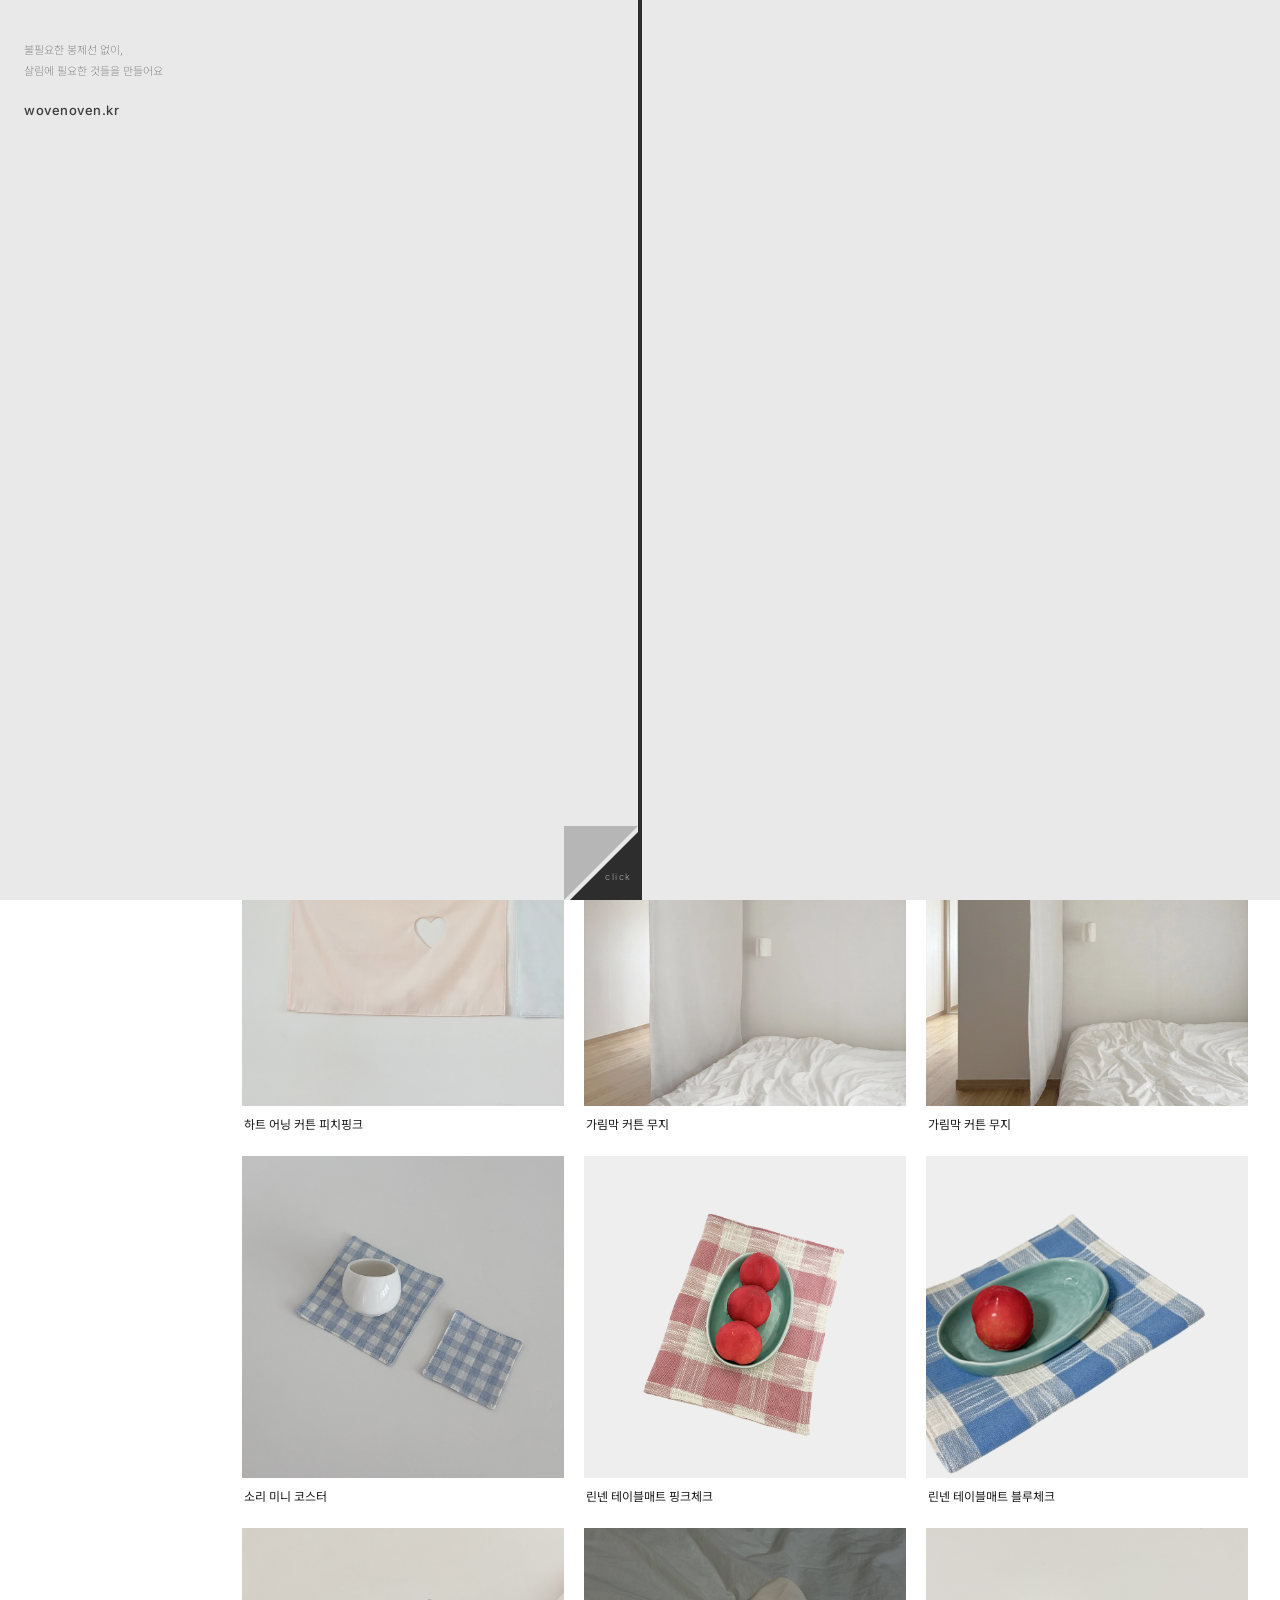
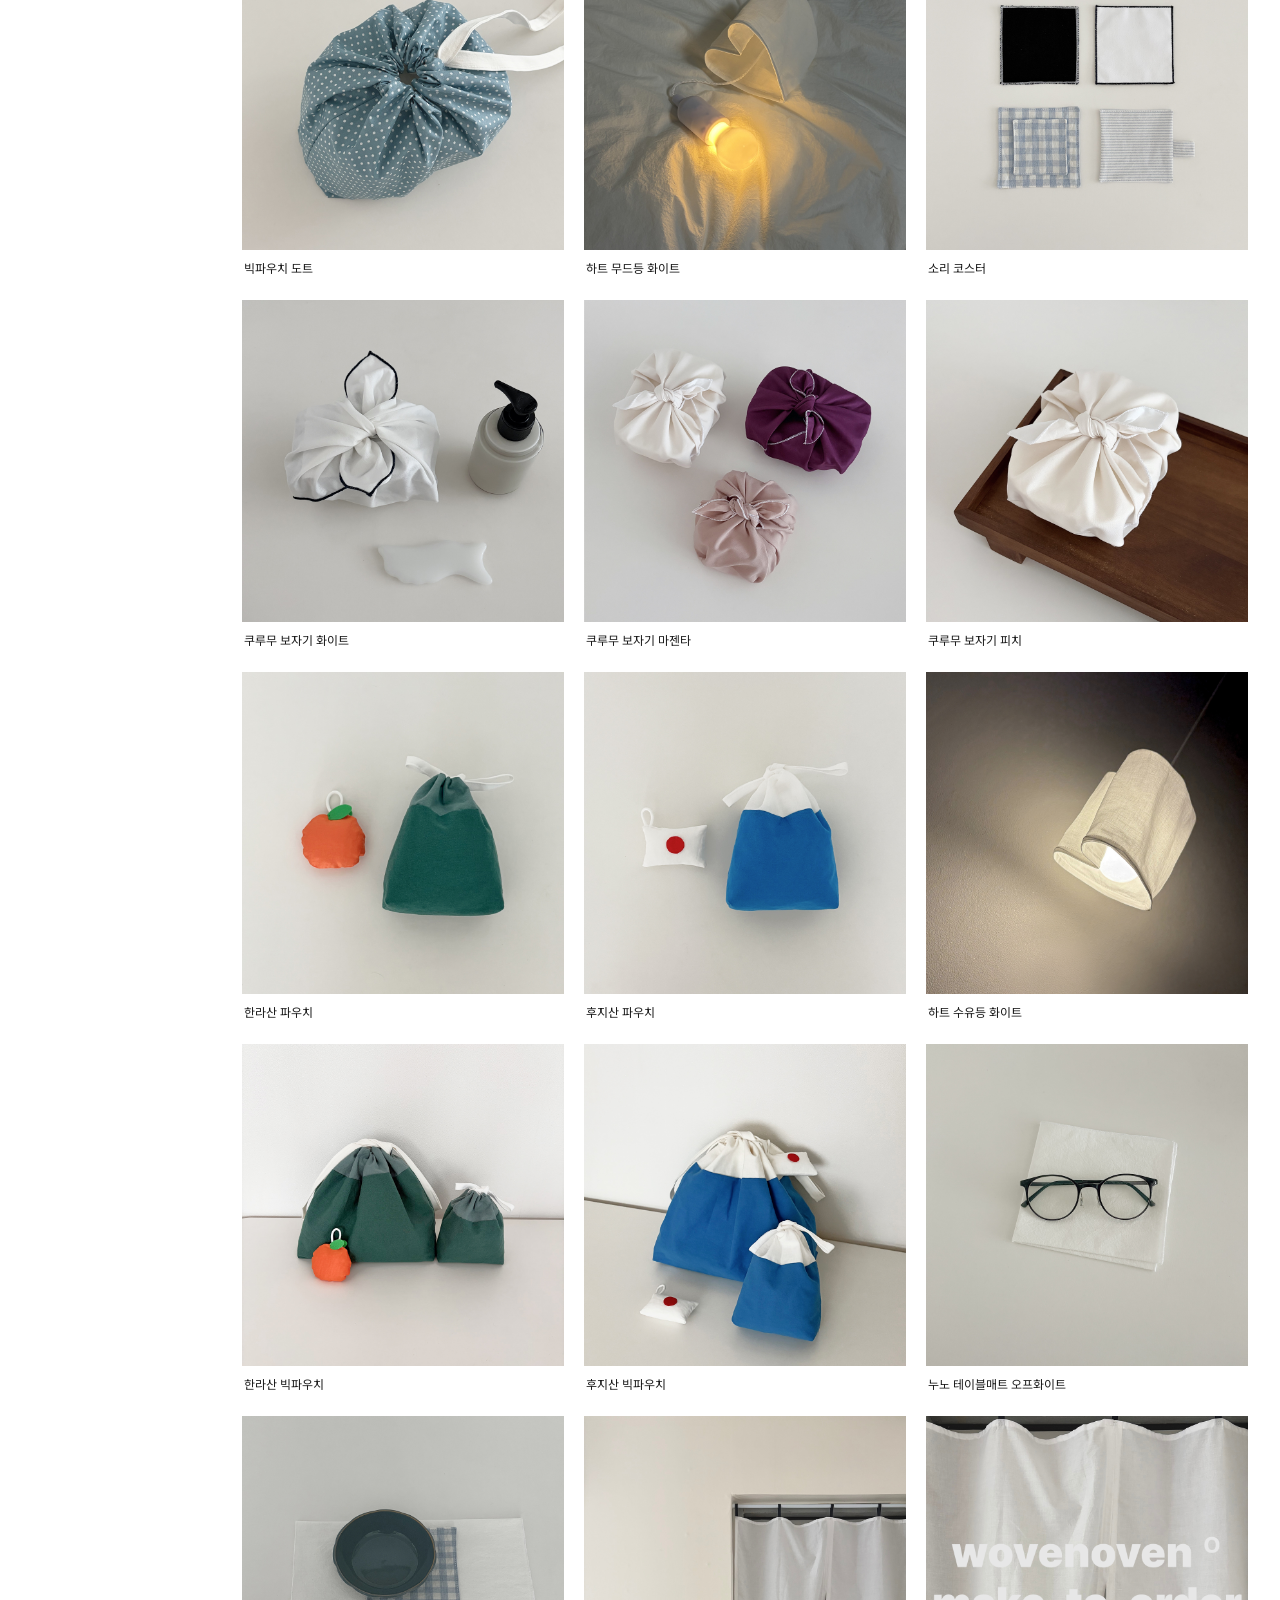
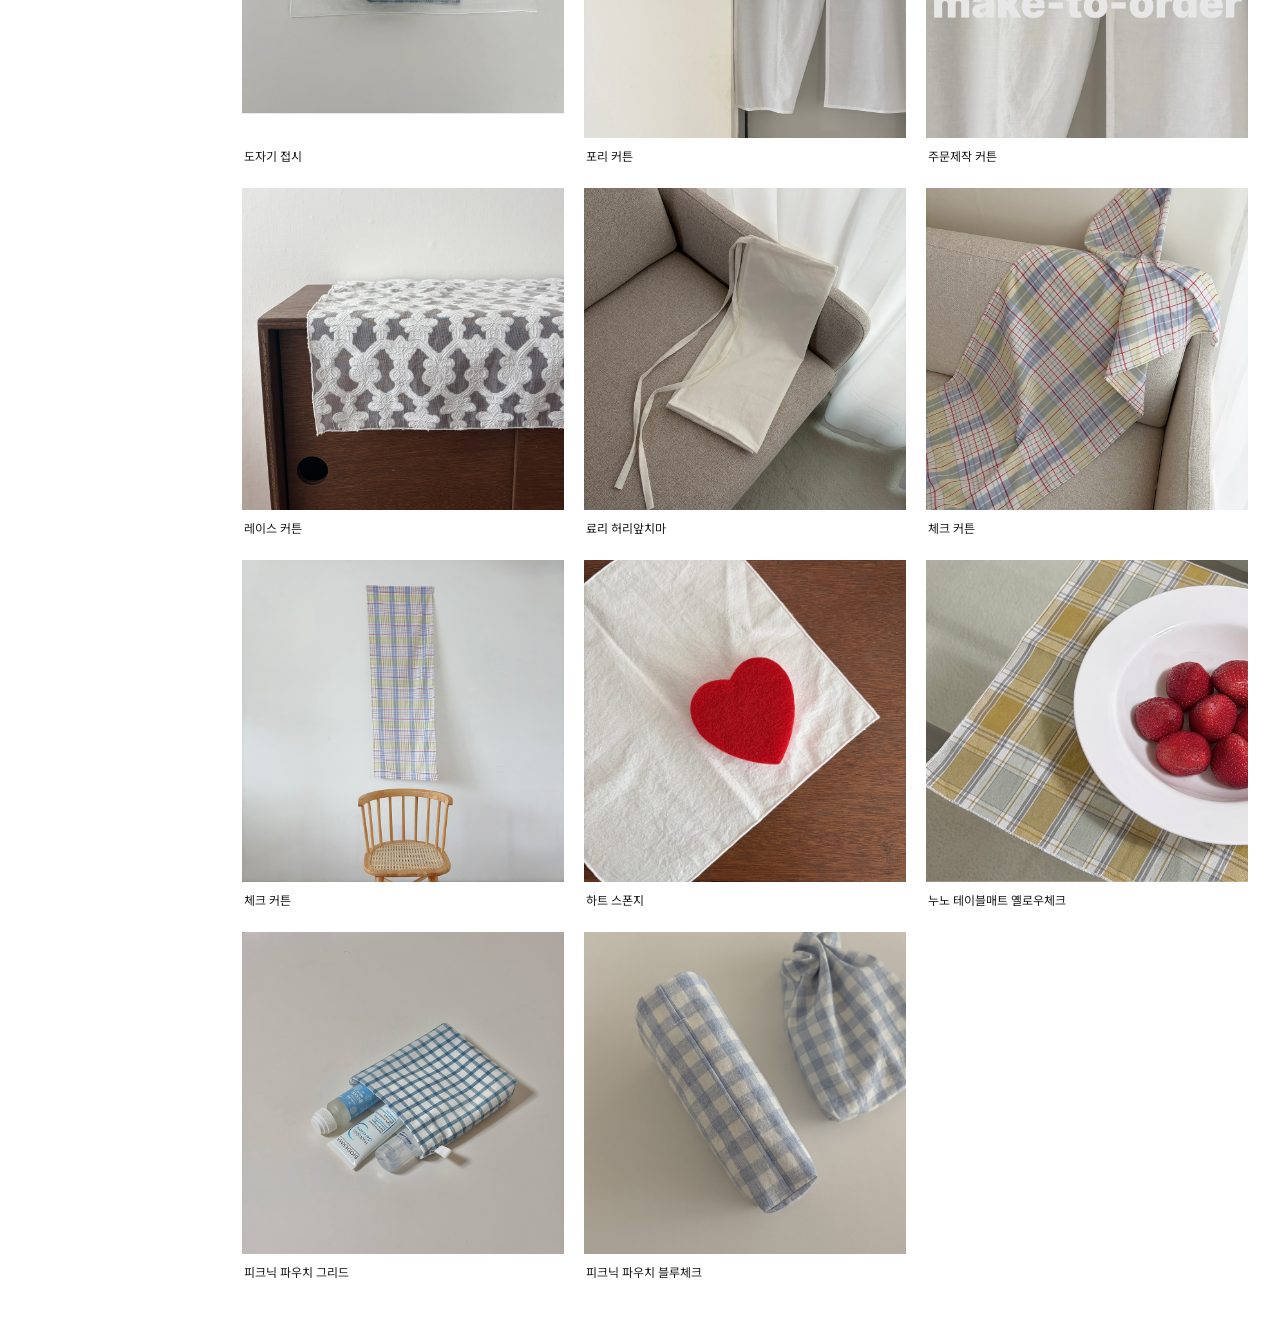
<file: index.html>
<!DOCTYPE html>
<html lang="ko">
<head>
  <meta charset="UTF-8" />
  <meta name="viewport" content="width=device-width, initial-scale=1.0" />
  <title>우븐오븐 wovenoven | 살림에 필요한 것을 만들어요 𐃬𖥣</title>
  <meta name="description" content="우븐오븐 공식 쇼핑몰. 커튼·파우치·코스터·앞치마 등 직접 만든 패브릭 소품을 판매합니다. 커튼 주문제작도 가능해요." />
  <link rel="icon" type="image/svg+xml" href="images/brandlogo.svg" />
  <link rel="canonical" href="https://wovenoven.kr/" />
  <meta property="og:type" content="website" />
  <meta property="og:url" content="https://wovenoven.kr/" />
  <meta property="og:title" content="우븐오븐 wovenoven | 살림에 필요한 것을 만들어요 𐃬𖥣" />
  <meta property="og:description" content="우븐오븐 공식 쇼핑몰. 커튼·파우치·코스터·앞치마 등 직접 만든 패브릭 소품을 판매합니다. 커튼 주문제작도 가능해요." />
  <meta property="og:site_name" content="우븐오븐 wovenoven" />
  <meta property="og:image" content="https://wovenoven.kr/images/Fori%20Curtain.jpg" />
  <meta property="og:image:width" content="1200" />
  <meta property="og:image:height" content="1200" />
  <meta name="robots" content="index, follow" />
  <script type="application/ld+json">
  {
    "@context": "https://schema.org",
    "@type": "OnlineStore",
    "name": "우븐오븐 wovenoven",
    "url": "https://wovenoven.kr/",
    "description": "직접 만든 패브릭 소품 쇼핑몰. 커튼, 파우치, 코스터, 앞치마 등.",
    "email": "wovenoven@gmail.com",
    "telephone": "+82-10-3059-2348",
    "address": {
      "@type": "PostalAddress",
      "addressLocality": "안산시",
      "addressRegion": "경기도",
      "addressCountry": "KR"
    },
    "sameAs": [
      "https://smartstore.naver.com/wovenoven"
    ]
  }
  </script>
  <link rel="preconnect" href="https://fonts.googleapis.com" />
  <link rel="preconnect" href="https://fonts.gstatic.com" crossorigin />
  <link href="https://fonts.googleapis.com/css2?family=Inter:wght@300;400;500&family=Noto+Sans+KR:wght@300;400;500&display=swap" rel="stylesheet" />
  <link rel="stylesheet" href="style.css" />
  <script type="text/javascript" src="//wcs.pstatic.net/wcslog.js"></script>
  <script type="text/javascript">
    if(!wcs_add) var wcs_add = {};
    wcs_add["wa"] = "25cc19fe5b75d60";
    if(window.wcs) { wcs_do(); }
  </script>
</head>
<body>

  <!-- ========== CURTAIN INTRO ========== -->
  <div class="curtain-overlay" id="curtainOverlay">
    <div class="c-side c-left">
      <div class="c-body"></div>
      <div class="c-fold-shd"></div>
    </div>
    <div class="c-side c-right">
      <div class="c-body"></div>
    </div>
    <div class="c-info">
      <p class="c-info-tagline" id="cTagline"></p>
      <p class="c-info-brand" id="cBrand"></p>
    </div>
    <p class="curtain-hint">click</p>
  </div>

  <!-- ========== SIDEBAR (데스크탑) ========== -->
  <aside class="sidebar">
    <div class="sidebar-top">
      <img src="images/brandlogo.svg" alt="wovenoven logo" class="brand-logo" />
      <p class="tagline" id="sTagline"></p>
      <a href="/" class="logo" id="sLogoText"></a>
    </div>
    <nav class="sidebar-nav">
      <a href="#product" id="sNavProduct" class="nav-active">product</a>
      <a href="#custom" id="sNavCurtain">커튼 주문제작</a>
      <a href="#" target="_blank" rel="noopener" id="sNavNaver">naver store</a>
      <a href="#" target="_blank" rel="noopener" id="sNavInsta">Instagram</a>
    </nav>
    <div class="sidebar-rolling">
      <div class="bounce-shapes">
        <svg class="bounce-shape" style="animation-delay:0s" viewBox="1 5.5 25 17.5" width="18" height="13" xmlns="http://www.w3.org/2000/svg">
          <path d="M9.64158 22.6562L1.30332 5.66329L18.003 5.67469L9.64158 22.6562Z" fill="#074FB7"/>
          <path d="M16.9228 22.6702L8.58458 5.69003L25.2843 5.70143L16.9228 22.6702Z" fill="#074FB7"/>
        </svg>
        <svg class="bounce-shape" style="animation-delay:0.18s" viewBox="0 0 17 17" width="13" height="13" xmlns="http://www.w3.org/2000/svg">
          <circle cx="8.5" cy="8.5" r="8.5" fill="#E9E9E9"/>
        </svg>
        <svg class="bounce-shape" style="animation-delay:0.36s" viewBox="0 0 17 17" width="13" height="13" xmlns="http://www.w3.org/2000/svg">
          <circle cx="8.5" cy="8.5" r="8.5" fill="#E9E9E9"/>
        </svg>
      </div>
    </div>
  </aside>

  <!-- ========== HEADER (모바일) ========== -->
  <header class="mobile-header">
    <a href="/" class="mobile-brand">
      <img src="images/brandlogo.svg" alt="wovenoven logo" class="brand-logo-mobile" />
      <span id="mBrandName"></span>
    </a>
    <button class="ham-btn" id="hamBtn" aria-label="메뉴 열기">
      <span></span><span></span><span></span>
    </button>
  </header>
  <nav class="mobile-nav" id="mobileNav">
    <a href="#product" id="mNavProduct" class="nav-active">product</a>
    <a href="#custom" id="mNavCurtain">커튼 주문제작</a>
    <a href="#" target="_blank" rel="noopener" id="mNavNaver">naver store</a>
    <a href="#" target="_blank" rel="noopener" id="mNavInsta">Instagram</a>
  </nav>

  <!-- ========== MAIN ========== -->
  <main class="main" id="products">
    <div class="mobile-tagline" id="mTagline"></div>
    <div id="productView">
      <div class="grid" id="productGrid"></div>
    </div>
    <div id="curtainView" style="display:none">
      <div class="co-page">
        <h2 class="co-page-title">Custom Order</h2>

        <div class="co-steps">
          <div class="co-step active" id="coStep1">
            <div class="co-step-dot"></div>
            <span class="co-step-num">01</span>
            <span class="co-step-name">옵션 선택</span>
          </div>
          <div class="co-step-sep"></div>
          <div class="co-step" id="coStep2">
            <div class="co-step-dot"></div>
            <span class="co-step-num">02</span>
            <span class="co-step-name">사이즈 입력</span>
          </div>
          <div class="co-step-sep"></div>
          <div class="co-step" id="coStep3">
            <div class="co-step-dot"></div>
            <span class="co-step-num">03</span>
            <span class="co-step-name">카카오 전송</span>
          </div>
        </div>

        <div class="co-section">
          <p class="co-section-desc">원하는 커튼 형태를 선택해 주세요</p>
          <div class="co-options" id="coOptions"></div>
        </div>

        <div class="co-size-wrap" id="coSizeWrap">
          <div class="co-section">
            <p class="co-section-desc">완성 사이즈 기준으로 입력해 주세요 (단위 : cm)</p>
            <div class="co-size-inputs">
              <div class="co-input-group">
                <label for="coWidth">가로</label>
                <input type="number" id="coWidth" placeholder="0" min="1">
                <span>cm</span>
              </div>
              <div class="co-input-group">
                <label for="coHeight">세로</label>
                <input type="number" id="coHeight" placeholder="0" min="1">
                <span>cm</span>
              </div>
            </div>
          </div>
          <button class="co-send-btn" id="coSendBtn">우븐오븐 채널로 전송</button>
        </div>
        <p class="co-send-hint">전송 버튼을 누르면 입력한 내용이 복사됩니다.<br>카카오톡 채팅창에 붙여넣기만 해주세요!</p>
      </div>
    </div>
  </main>

  <!-- ========== BOUNCE SHAPES (모바일) ========== -->
  <div class="rolling-wrap">
    <div class="bounce-shapes">
      <svg class="bounce-shape" style="animation-delay:0s" viewBox="1 5.5 25 17.5" width="24" height="17" xmlns="http://www.w3.org/2000/svg">
        <path d="M9.64158 22.6562L1.30332 5.66329L18.003 5.67469L9.64158 22.6562Z" fill="#074FB7"/>
        <path d="M16.9228 22.6702L8.58458 5.69003L25.2843 5.70143L16.9228 22.6702Z" fill="#074FB7"/>
      </svg>
      <svg class="bounce-shape" style="animation-delay:0.18s" viewBox="0 0 17 17" width="17" height="17" xmlns="http://www.w3.org/2000/svg">
        <circle cx="8.5" cy="8.5" r="8.5" fill="#E9E9E9"/>
      </svg>
      <svg class="bounce-shape" style="animation-delay:0.36s" viewBox="0 0 17 17" width="17" height="17" xmlns="http://www.w3.org/2000/svg">
        <circle cx="8.5" cy="8.5" r="8.5" fill="#E9E9E9"/>
      </svg>
    </div>
  </div>

  <!-- ========== FOOTER ========== -->
  <footer class="footer" id="siteFooter"></footer>

  <div class="co-toast" id="coToast">내용이 복사되었어요! 채팅창에 붙여넣기 해주세요 😊</div>

  <script>
    // ═══════════════════════════════════════════════
    //  커튼 인트로 효과
    // ═══════════════════════════════════════════════
    (function () {
      const curtain = document.getElementById('curtainOverlay');
      if (!curtain) return;
      document.documentElement.style.overflow = 'hidden';
      document.body.style.overflow = 'hidden';
      curtain.addEventListener('touchmove', e => e.preventDefault(), { passive: false });
      curtain.addEventListener('wheel', e => e.preventDefault(), { passive: false });
      curtain.addEventListener('click', function () {
        this.classList.add('open');
        setTimeout(() => {
          this.classList.add('gone');
          document.documentElement.style.overflow = '';
          document.body.style.overflow = '';
        }, 1050);
      });
    })();

    // ═══════════════════════════════════════════════
    //  데이터 로드 (어드민에서 저장한 데이터 우선)
    // ═══════════════════════════════════════════════
    const STORAGE_KEY = 'wovenoven_data';

    const DEFAULTS = {
      curtainOrder: {
        kakaoUrl: 'https://pf.kakao.com/_qTxejX/chat',
        options: [
          { type: '일반',  image: 'curtain-basic.jpg' },
          { type: '봉집형', image: 'curtain-bongjip.jpg' },
          { type: '단추형', image: 'curtain-button.jpg' },
        ],
      },
      settings: {
        brandName:     'wovenoven',
        logoText:      'wovenoven.kr',
        tagline:       '안녕하세요, 우브노브 입니다\n불필요한 봉제선 없이,\n살림에 필요한 것만 만들어요 🧵',
        naverStoreUrl: 'https://smartstore.naver.com/',
        instagramUrl:  'https://instagram.com/',
      },
      footer: {
        visible: true,
        company: 'wovenoven', ceo: 'Soyoung Um',
        phone: '+82-10-3059-2348', email: 'wovenoven@gmail.com',
        address: '2F, 8, Bono-ro 4-gil, Ansan-si, Gyeonggi-do', businessNumber: '661-19-02348',
      },
      products: [
        { id: 1, name: '포리 커튼',    englishName: 'Fori Curtain',   description: '', naverUrl: 'https://smartstore.naver.com/', customOrder: true  },
        { id: 2, name: '소리 코스터',  englishName: 'Sori Coaster',   description: '', naverUrl: 'https://smartstore.naver.com/', customOrder: false },
        { id: 3, name: '하트 스폰지',  englishName: 'Heart Sponge',   description: '', naverUrl: 'https://smartstore.naver.com/', customOrder: false },
        { id: 4, name: '노리 쿠션',    englishName: 'Nori Cushion',   description: '', naverUrl: 'https://smartstore.naver.com/', customOrder: true  },
        { id: 5, name: '모리 러그',    englishName: 'Mori Rug',       description: '', naverUrl: 'https://smartstore.naver.com/', customOrder: false },
        { id: 6, name: '타리 냄비받침', englishName: 'Tari Trivet',   description: '', naverUrl: 'https://smartstore.naver.com/', customOrder: false },
      ],
    };

    let siteData = JSON.parse(JSON.stringify(DEFAULTS));

    async function init() {
      try {
        const res = await fetch('./data.json');
        if (res.ok) siteData = await res.json();
      } catch (e) {
        const stored = localStorage.getItem(STORAGE_KEY);
        if (stored) siteData = JSON.parse(stored);
      }
      applySettings();
      renderProducts();
      renderFooter();
      initMobileMenu();
    }
    init();

    // ═══════════════════════════════════════════════
    //  사이트 정보 반영
    // ═══════════════════════════════════════════════
    function applySettings() {
      const s = siteData.settings;
      document.title = (s.brandName || 'wovenoven') + ' | 살림에 필요한 것을 만들어요 𐃬𖥣';

      const taglineEl = document.getElementById('sTagline');
      taglineEl.style.whiteSpace = 'pre-line';
      taglineEl.textContent = s.tagline || '';

      document.getElementById('sLogoText').textContent  = s.logoText  || s.brandName;
      document.getElementById('mBrandName').textContent = s.brandName || 'wovenoven';
      document.getElementById('sNavNaver').href  = s.naverStoreUrl || '#';
      document.getElementById('sNavInsta').href  = s.instagramUrl  || '#';
      document.getElementById('mNavNaver').href  = s.naverStoreUrl || '#';
      document.getElementById('mNavInsta').href  = s.instagramUrl  || '#';

      document.getElementById('mTagline').textContent = s.tagline || '';

      const cTagline = document.getElementById('cTagline');
      const cBrand   = document.getElementById('cBrand');
      if (cTagline) cTagline.textContent = s.tagline   || '';
      if (cBrand)   cBrand.textContent   = s.logoText  || s.brandName || '';

      // 열 수 설정 적용
      const dc = s.gridColsDesktop || 3;
      const mc = s.gridColsMobile  || 2;
      document.documentElement.style.setProperty('--grid-cols-desktop', dc);
      document.documentElement.style.setProperty('--grid-cols-mobile',  mc);
    }

    // ═══════════════════════════════════════════════
    //  상품 그리드 렌더링
    // ═══════════════════════════════════════════════
    function buildCard(p, overrideImgSrc) {
      const card = document.createElement('a');
      card.href   = p.naverUrl || '#';
      card.target = '_blank';
      card.rel    = 'noopener noreferrer';
      card.className = 'card';
      card.setAttribute('aria-label', p.name + ' — 네이버 스토어로 이동');

      const imgWrap = document.createElement('div');
      imgWrap.className = 'card-img-wrap';

      if (!overrideImgSrc && p.images && p.images.length > 1) {
        card.classList.add('has-multi-img');
        p.images.forEach((filename, i) => {
          const img = document.createElement('img');
          img.alt = p.name;
          img.loading = 'lazy';
          img.className = i === 0 ? 'img-primary' : 'img-secondary';
          img.src = `images/${filename}`;
          img.onerror = function() { this.style.display = 'none'; };
          imgWrap.appendChild(img);
        });
      } else {
        const img = document.createElement('img');
        img.alt = p.name;
        img.loading = 'lazy';
        img.dataset.name = p.englishName || '';
        img.dataset.extIdx = '0';
        img.src = overrideImgSrc || `images/${p.englishName || '__none__'}.jpg`;
        img.onerror = overrideImgSrc ? function() { this.style.display = 'none'; } : function() { tryNextProductImg(this); };
        imgWrap.appendChild(img);
      }

      const overlay = document.createElement('div');
      overlay.className = 'card-overlay';
      overlay.innerHTML = `
        <span class="overlay-name">${p.englishName ? p.englishName.replace(/\.$/, '') : p.name}</span>
        ${p.customOrder ? '<span class="badge">주문제작</span>' : ''}
      `;

      imgWrap.appendChild(overlay);

      const info = document.createElement('div');
      info.className = 'card-info';
      info.innerHTML = `
        <p class="card-name">${p.name}</p>
        ${p.description ? `<p class="card-size">${p.description}</p>` : ''}
      `;

      card.appendChild(imgWrap);
      card.appendChild(info);
      return card;
    }

    function renderProducts() {
      const grid = document.getElementById('productGrid');
      grid.innerHTML = '';

      siteData.products.forEach(p => {
          const card = buildCard(p, null);
          grid.appendChild(card);
        });
    }

    function tryNextProductImg(img) {
      const exts = ['png', 'webp', 'jpeg', 'gif'];
      const idx = parseInt(img.dataset.extIdx || '0');
      if (img.dataset.name && idx < exts.length) {
        img.dataset.extIdx = idx + 1;
        img.src = `images/${img.dataset.name}.${exts[idx]}`;
      } else {
        img.style.display = 'none';
      }
    }

    // ═══════════════════════════════════════════════
    //  푸터 렌더링
    // ═══════════════════════════════════════════════
    function renderFooter() {
      const f = siteData.footer;
      const s = siteData.settings;
      const footer = document.getElementById('siteFooter');

      if (f.visible === false) {
        footer.style.display = 'none';
        return;
      }

      footer.style.display = '';
      footer.innerHTML = `
        <p>company &nbsp;${f.company}</p>
        <p>Owner: &nbsp;${f.ceo}</p>
        <p>Business Registration No.: &nbsp;${f.businessNumber}</p>
        <p>Tel: &nbsp;${f.phone}</p>
        <p>Mail: &nbsp;${f.email}</p>
        <p>Address: &nbsp;${f.address}</p>
        <p class="copyright">© 2025 ${s.brandName}. All rights reserved.</p>
      `;
    }

    // ═══════════════════════════════════════════════
    //  모바일 햄버거 메뉴
    // ═══════════════════════════════════════════════
    function initMobileMenu() {
      const hamBtn   = document.getElementById('hamBtn');
      const mobileNav = document.getElementById('mobileNav');

      hamBtn.addEventListener('click', () => {
        const isOpen = mobileNav.classList.toggle('open');
        hamBtn.classList.toggle('active', isOpen);
        hamBtn.setAttribute('aria-label', isOpen ? '메뉴 닫기' : '메뉴 열기');
      });

      mobileNav.querySelectorAll('a').forEach(a => {
        a.addEventListener('click', () => {
          mobileNav.classList.remove('open');
          hamBtn.classList.remove('active');
          hamBtn.setAttribute('aria-label', '메뉴 열기');
        });
      });
    }

    // ═══════════════════════════════════════════════
    //  Hash 기반 라우팅
    // ═══════════════════════════════════════════════
    function getSection() {
      return window.location.hash === '#custom' ? 'curtain' : 'product';
    }

    function showSection(name) {
      document.getElementById('productView').style.display  = name === 'product' ? '' : 'none';
      document.getElementById('curtainView').style.display  = name === 'curtain' ? '' : 'none';
      ['sNavProduct','mNavProduct'].forEach(id => {
        const el = document.getElementById(id);
        if (el) el.classList.toggle('nav-active', name === 'product');
      });
      ['sNavCurtain','mNavCurtain'].forEach(id => {
        const el = document.getElementById(id);
        if (el) el.classList.toggle('nav-active', name === 'curtain');
      });
    }

    window.addEventListener('hashchange', () => showSection(getSection()));

    // ═══════════════════════════════════════════════
    //  커튼 주문제작 섹션
    // ═══════════════════════════════════════════════
    function initCurtainOrder() {
      const coData    = siteData.curtainOrder || DEFAULTS.curtainOrder;
      const kakaoUrl  = coData.kakaoUrl || 'https://pf.kakao.com/_qTxejX/chat';
      const optionsCt = document.getElementById('coOptions');
      const sizeWrap  = document.getElementById('coSizeWrap');
      const sendBtn   = document.getElementById('coSendBtn');
      const toast     = document.getElementById('coToast');
      let selectedType = '';
      let toastTimer;

      optionsCt.innerHTML = (coData.options || []).map(opt => `
        <div class="co-option" data-type="${opt.type}">
          ${opt.image ? `<div class="co-option-img"><img src="images/${opt.image}" alt="${opt.type}" onerror="this.parentElement.style.display='none'"></div>` : ''}
          <p class="co-option-name">${opt.type}</p>
        </div>
      `).join('');

      ['sNavCurtain','mNavCurtain'].forEach(id => {
        const el = document.getElementById(id);
        if (el) el.addEventListener('click', () => {
          selectedType = '';
          document.querySelectorAll('.co-option').forEach(o => o.classList.remove('selected'));
          sizeWrap.classList.remove('visible');
          if (document.getElementById('coWidth'))  document.getElementById('coWidth').value  = '';
          if (document.getElementById('coHeight')) document.getElementById('coHeight').value = '';
          document.getElementById('coStep2').classList.remove('active');
          document.getElementById('coStep3').classList.remove('active');
        });
      });

      optionsCt.addEventListener('click', e => {
        const opt = e.target.closest('.co-option');
        if (!opt) return;
        document.querySelectorAll('.co-option').forEach(o => o.classList.remove('selected'));
        opt.classList.add('selected');
        selectedType = opt.dataset.type;
        sizeWrap.classList.add('visible');
        document.getElementById('coWidth').value  = '';
        document.getElementById('coHeight').value = '';
        document.getElementById('coWidth').focus();
        document.getElementById('coStep2').classList.add('active');
        document.getElementById('coStep3').classList.add('active');
      });

      sendBtn.addEventListener('click', () => {
        const w = document.getElementById('coWidth').value.trim();
        const h = document.getElementById('coHeight').value.trim();
        if (!w || !h) { alert('가로, 세로 사이즈를 모두 입력해 주세요.'); return; }
        const msg = `[우븐오븐 커튼 주문제작 문의]\n옵션: ${selectedType}\n사이즈: 가로 ${w}cm × 세로 ${h}cm`;

        const showToastAndOpen = () => {
          toast.classList.add('show');
          clearTimeout(toastTimer);
          toastTimer = setTimeout(() => toast.classList.remove('show'), 3500);
          window.open(kakaoUrl, '_blank');
        };

        if (navigator.clipboard && navigator.clipboard.writeText) {
          navigator.clipboard.writeText(msg).then(showToastAndOpen).catch(() => { fallbackCopy(msg); showToastAndOpen(); });
        } else { fallbackCopy(msg); showToastAndOpen(); }
      });

      function fallbackCopy(text) {
        const ta = document.createElement('textarea');
        ta.value = text; ta.style.position = 'fixed'; ta.style.opacity = '0';
        document.body.appendChild(ta); ta.focus(); ta.select();
        try { document.execCommand('copy'); } catch(e) {}
        document.body.removeChild(ta);
      }
    }
    initCurtainOrder();
    showSection(getSection());
  </script>
</body>
</html>
</file>
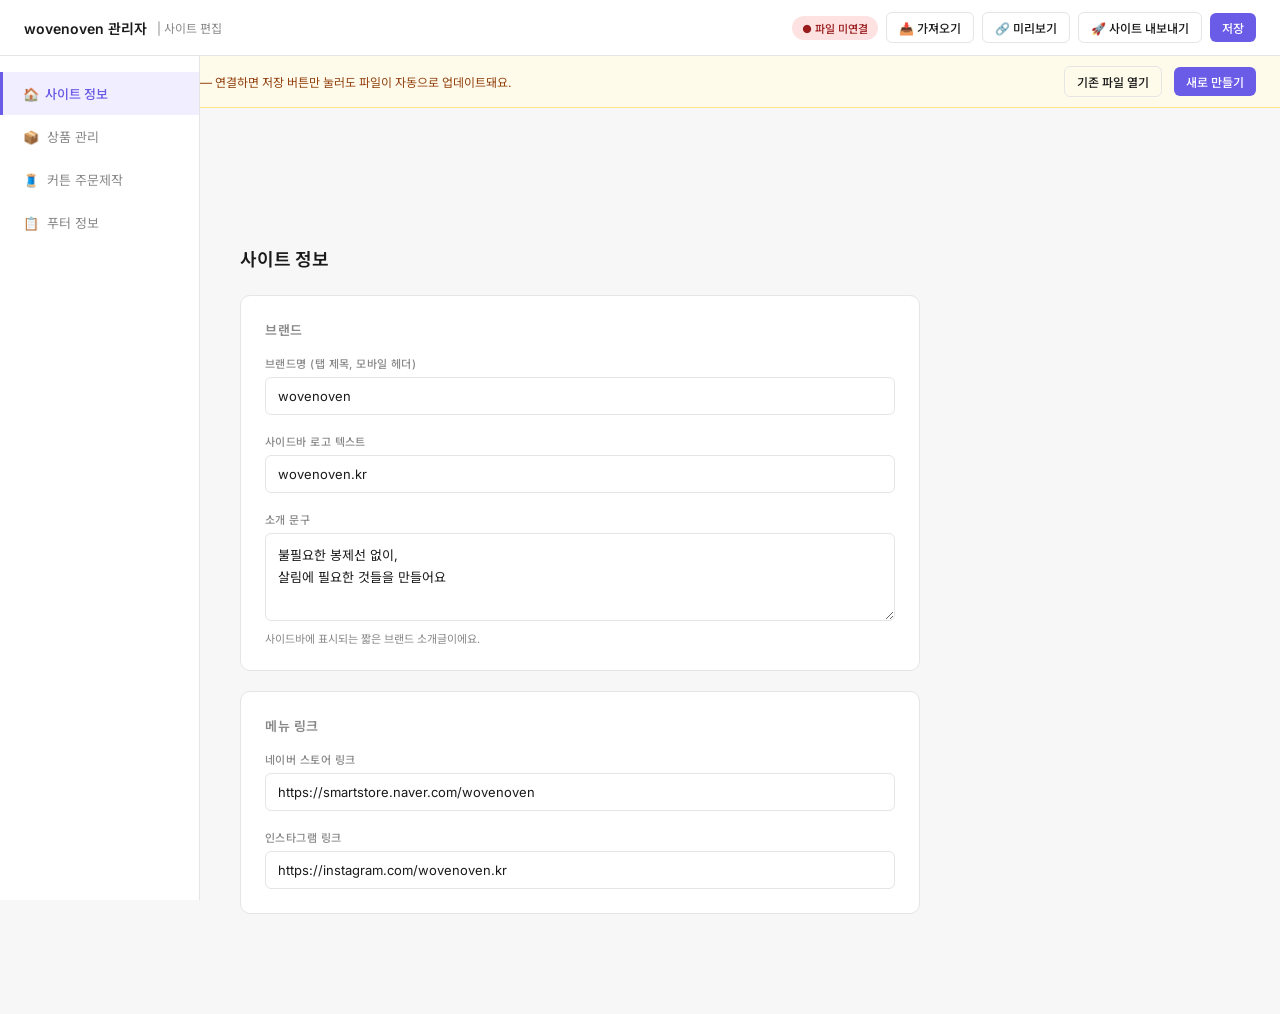
<file: admin.html>
<!DOCTYPE html>
<html lang="ko">
<head>
  <meta charset="UTF-8" />
  <script>
    (function () {
      const PW = 'wovenoven1!';
      if (sessionStorage.getItem('admin_auth') !== PW) {
        var input = prompt('비밀번호를 입력하세요:');
        if (input !== PW) {
          document.write('<h2 style="font-family:sans-serif;padding:40px">접근이 거부되었습니다.</h2>');
          document.close();
          throw new Error('unauthorized');
        }
        sessionStorage.setItem('admin_auth', PW);
      }
    })();
  </script>
  <meta name="viewport" content="width=device-width, initial-scale=1.0" />
  <title>관리자 — wovenoven</title>
  <link href="https://fonts.googleapis.com/css2?family=Inter:wght@300;400;500;600&family=Noto+Sans+KR:wght@300;400;500&display=swap" rel="stylesheet" />
  <style>
    *, *::before, *::after { box-sizing: border-box; margin: 0; padding: 0; }
    img { display: block; max-width: 100%; }
    a { color: inherit; text-decoration: none; }

    :root {
      --font: 'Inter', 'Noto Sans KR', sans-serif;
      --text: #1a1a1a;
      --muted: #888;
      --border: #e5e5e5;
      --bg: #f7f7f7;
      --white: #fff;
      --accent: #6b5ce7;
      --accent-light: #f0eeff;
      --danger: #ef4444;
      --header-h: 56px;
      --sidebar-w: 200px;
    }

    body { font-family: var(--font); background: var(--bg); color: var(--text); min-height: 100vh; }

    /* ── Header ── */
    .admin-header {
      position: fixed; top: 0; left: 0; right: 0;
      height: var(--header-h);
      background: var(--white);
      border-bottom: 1px solid var(--border);
      display: flex; align-items: center; justify-content: space-between;
      padding: 0 24px; z-index: 100;
    }
    .admin-header-title { font-size: 14px; font-weight: 600; display: flex; align-items: center; gap: 10px; }
    .admin-header-title .sub { font-size: 12px; color: var(--muted); font-weight: 400; }
    .header-actions { display: flex; gap: 8px; align-items: center; }

    /* ── 파일 연결 배너 ── */
    .file-banner {
      position: fixed; top: var(--header-h); left: 0; right: 0;
      background: #fffbeb; border-bottom: 1px solid #fde68a;
      padding: 10px 24px; display: flex; align-items: center; gap: 12px;
      font-size: 12px; color: #92400e; z-index: 90;
    }
    .file-banner.hidden { display: none; }
    .file-banner-text { flex: 1; }
    .file-banner-text strong { font-weight: 600; }

    /* 파일 연결 시 레이아웃 밀기 */
    .layout.has-banner { padding-top: calc(var(--header-h) + 41px); }
    .layout { padding-top: var(--header-h); min-height: 100vh; }

    /* ── 파일 상태 표시 ── */
    .file-status {
      font-size: 11px; padding: 4px 10px; border-radius: 20px;
      display: flex; align-items: center; gap: 5px; font-weight: 500;
    }
    .file-status.connected { background: #dcfce7; color: #166534; }
    .file-status.disconnected { background: #fee2e2; color: #991b1b; }

    /* ── Buttons ── */
    .btn {
      display: inline-flex; align-items: center; gap: 6px;
      padding: 7px 16px; border-radius: 6px;
      font-size: 13px; font-weight: 500; cursor: pointer;
      border: none; font-family: var(--font); transition: all .15s;
    }
    .btn-primary { background: var(--accent); color: white; }
    .btn-primary:hover { background: #5a4dd0; }
    .btn-ghost { background: none; color: var(--text); border: 1px solid var(--border); }
    .btn-ghost:hover { background: var(--bg); }
    .btn-sm { padding: 6px 12px; font-size: 12px; }

    /* ── Layout ── */
    .layout { display: flex; padding-top: var(--header-h); min-height: 100vh; }

    /* ── Sidebar ── */
    .admin-sidebar {
      width: var(--sidebar-w); position: fixed;
      top: var(--header-h); left: 0; bottom: 0;
      background: var(--white); border-right: 1px solid var(--border);
      padding: 16px 0; z-index: 90;
    }
    .nav-item {
      display: flex; align-items: center; gap: 10px;
      padding: 12px 20px; font-size: 13px; cursor: pointer;
      color: var(--muted); transition: all .15s;
      border-left: 3px solid transparent; user-select: none;
    }
    .nav-item:hover { color: var(--text); background: var(--bg); }
    .nav-item.active { color: var(--accent); border-left-color: var(--accent); background: var(--accent-light); font-weight: 500; }

    /* ── Main content ── */
    .admin-main { margin-left: var(--sidebar-w); flex: 1; padding: 36px 40px 80px; max-width: 760px; }

    /* ── Sections ── */
    .section { display: none; }
    .section.active { display: block; }
    .section-title { font-size: 18px; font-weight: 600; margin-bottom: 24px; }

    /* ── Cards ── */
    .form-card {
      background: var(--white); border: 1px solid var(--border);
      border-radius: 10px; padding: 24px; margin-bottom: 20px;
    }
    .form-card-title { font-size: 13px; font-weight: 600; color: var(--muted); text-transform: uppercase; letter-spacing: .04em; margin-bottom: 16px; }

    /* ── Form ── */
    .form-group { margin-bottom: 18px; }
    .form-group:last-child { margin-bottom: 0; }
    .form-label { display: block; font-size: 11px; font-weight: 500; color: var(--muted); margin-bottom: 6px; text-transform: uppercase; letter-spacing: .04em; }
    .form-input, .form-textarea {
      width: 100%; padding: 10px 12px;
      border: 1px solid var(--border); border-radius: 6px;
      font-size: 13px; font-family: var(--font); color: var(--text);
      background: var(--white); transition: border-color .15s;
    }
    .form-input:focus, .form-textarea:focus { outline: none; border-color: var(--accent); }
    .form-textarea { resize: vertical; min-height: 76px; line-height: 1.7; }
    .form-hint { font-size: 11px; color: var(--muted); margin-top: 5px; }
    .form-row { display: grid; grid-template-columns: 1fr 1fr; gap: 14px; }

    /* ── Product list ── */
    .product-list {
      background: var(--white); border: 1px solid var(--border);
      border-radius: 10px; overflow: hidden; margin-bottom: 12px;
    }
    .product-row {
      display: flex; align-items: center; gap: 14px;
      padding: 12px 16px; border-bottom: 1px solid var(--border);
      transition: background .1s;
    }
    .product-row:last-child { border-bottom: none; }
    .product-row:hover { background: #fafafa; }
    .product-thumb {
      width: 50px; height: 50px; border-radius: 6px; flex-shrink: 0;
      object-fit: cover; border: 1px solid var(--border); background: var(--bg);
    }
    .product-thumb-empty {
      width: 50px; height: 50px; border-radius: 6px; flex-shrink: 0;
      border: 1px solid var(--border); background: var(--bg);
      display: flex; align-items: center; justify-content: center; font-size: 20px;
    }
    .product-info { flex: 1; min-width: 0; }
    .product-info-name { font-size: 13px; font-weight: 500; white-space: nowrap; overflow: hidden; text-overflow: ellipsis; }
    .product-info-size { font-size: 11px; color: var(--muted); margin-top: 2px; }
    .product-actions { display: flex; gap: 6px; flex-shrink: 0; }
    .badge-co { display: inline-block; font-size: 10px; background: var(--accent-light); color: var(--accent); padding: 1px 7px; border-radius: 20px; margin-left: 5px; }
    .empty-state { padding: 48px 24px; text-align: center; color: var(--muted); font-size: 13px; line-height: 2; }

    /* ── Product edit panel ── */
    .product-form-panel {
      display: none; background: var(--white);
      border: 2px solid var(--accent); border-radius: 10px;
      padding: 24px; margin-bottom: 12px;
    }
    .product-form-panel.open { display: block; }
    .product-form-header { display: flex; align-items: center; justify-content: space-between; margin-bottom: 20px; }
    .product-form-header h3 { font-size: 15px; font-weight: 600; }

    /* ── Image upload ── */
    .img-upload-wrap { display: flex; align-items: flex-start; gap: 16px; }
    .img-preview {
      width: 88px; height: 88px; border-radius: 8px; flex-shrink: 0;
      border: 1px solid var(--border); background: var(--bg);
      display: flex; align-items: center; justify-content: center;
      font-size: 24px; overflow: hidden;
    }
    .img-preview img { width: 100%; height: 100%; object-fit: cover; }
    .img-upload-info { display: flex; flex-direction: column; gap: 8px; padding-top: 4px; }
    .img-upload-btn {
      display: inline-flex; align-items: center; gap: 6px;
      padding: 8px 14px; border: 1px dashed var(--border); border-radius: 6px;
      font-size: 12px; cursor: pointer; background: var(--bg); color: var(--muted);
      transition: all .15s; font-family: var(--font);
    }
    .img-upload-btn:hover { border-color: var(--accent); color: var(--accent); background: var(--accent-light); }
    input[type="file"] { display: none; }

    /* ── Checkbox ── */
    .check-wrap { display: flex; align-items: center; gap: 8px; cursor: pointer; }
    .check-wrap input[type="checkbox"] { width: 15px; height: 15px; accent-color: var(--accent); cursor: pointer; }
    .check-label { font-size: 13px; }

    /* ── Toast ── */
    .toast {
      position: fixed; bottom: 24px; right: 24px;
      background: #1a1a1a; color: white;
      padding: 10px 18px; border-radius: 8px; font-size: 13px;
      opacity: 0; transform: translateY(8px);
      transition: all .25s; z-index: 999; pointer-events: none;
    }
    .toast.show { opacity: 1; transform: translateY(0); }

    /* ── Excel hint ── */
    .excel-hint {
      background: var(--accent-light); border: 1px solid #d4cef7;
      border-radius: 8px; padding: 12px 16px;
      font-size: 12px; color: #5a4dd0; line-height: 1.7; margin-bottom: 14px;
    }

    /* ── Grid settings bar ── */
    .grid-settings-bar {
      display: flex; align-items: center; gap: 16px; flex-wrap: wrap;
      padding: 10px 14px; background: #fafafa;
      border: 1px solid var(--border); border-radius: 8px; margin-bottom: 14px;
    }
    .grid-setting-group { display: flex; align-items: center; gap: 8px; }
    .grid-setting-label { font-size: 12px; font-weight: 500; white-space: nowrap; }
    .col-btns { display: flex; gap: 4px; }
    .col-btn {
      padding: 3px 11px; border: 1px solid var(--border); border-radius: 4px;
      background: var(--white); font-size: 11px; font-family: var(--font);
      cursor: pointer; color: var(--muted); transition: all .15s;
    }
    .col-btn:hover { border-color: var(--accent); color: var(--accent); }
    .col-btn.active { background: var(--accent); border-color: var(--accent); color: #fff; font-weight: 500; }
    /* ── Admin product grid ── */
    .admin-grid-wrap {
      border: 1px solid var(--border); border-radius: 10px;
      padding: 16px; background: #fafafa; min-height: 140px; margin-bottom: 12px;
    }
    .admin-grid {
      display: grid;
      grid-template-columns: repeat(3, 1fr);
      gap: 12px;
    }
    .admin-card {
      background: var(--white); border: 1.5px solid var(--border);
      border-radius: 8px; overflow: hidden;
      cursor: grab; position: relative; transition: box-shadow .2s, opacity .2s;
      user-select: none;
    }
    .admin-card:active { cursor: grabbing; }
    .admin-card.dragging { opacity: .35; box-shadow: none; }
    .admin-card.drag-over { border-color: var(--accent); box-shadow: 0 0 0 2px rgba(107,92,231,.25); }
    .admin-card-img-wrap {
      position: relative; width: 100%; aspect-ratio: 1/1;
      background: #efefef; overflow: hidden;
    }
    .admin-card-img-wrap img { width: 100%; height: 100%; object-fit: cover; }
    .admin-card-img-empty {
      width: 100%; height: 100%;
      display: flex; align-items: center; justify-content: center;
      color: #ccc; font-size: 32px;
    }
    .admin-card-actions {
      position: absolute; inset: 0;
      background: rgba(0,0,0,.45);
      display: flex; align-items: center; justify-content: center; gap: 7px;
      opacity: 0; transition: opacity .2s;
    }
    .admin-card:hover .admin-card-actions { opacity: 1; }
    .admin-card-actions button {
      padding: 5px 13px; border-radius: 5px; border: none;
      font-size: 11px; cursor: pointer; font-family: var(--font); font-weight: 500;
    }
    .btn-edit-card { background: #fff; color: var(--text); }
    .btn-del-card  { background: #e74c3c; color: #fff; }
    .admin-card-drag-handle {
      position: absolute; top: 5px; right: 5px;
      background: rgba(0,0,0,.28); color: #fff;
      border-radius: 4px; padding: 2px 5px; font-size: 13px;
      opacity: 0; transition: opacity .2s; line-height: 1; cursor: grab;
    }
    .admin-card:hover .admin-card-drag-handle { opacity: 1; }
    .admin-card-info { padding: 8px 10px 10px; }
    .admin-card-name { font-size: 12px; font-weight: 400; line-height: 1.4; }
    .admin-card-sub  { font-size: 10px; color: var(--muted); margin-top: 1px; }
    .admin-card-auto-badge {
      position: absolute; bottom: 6px; left: 6px;
      font-size: 9px; background: rgba(0,0,0,.55); color: #fff;
      padding: 2px 7px; border-radius: 10px; pointer-events: none;
    }
    .admin-card-badge {
      display: inline-block; font-size: 9px; background: var(--accent); color: #fff;
      padding: 1px 7px; border-radius: 10px; margin-top: 4px;
    }
    /* ── Card edit modal ── */
    .card-edit-overlay {
      display: none; position: fixed; inset: 0;
      background: rgba(0,0,0,.35); z-index: 400;
    }
    .card-edit-overlay.show { display: block; }
    .card-edit-modal {
      display: none; position: fixed;
      top: 50%; left: 50%; transform: translate(-50%,-50%);
      background: var(--white); border-radius: 12px; padding: 24px;
      width: 440px; max-width: 92vw; z-index: 401;
      box-shadow: 0 20px 60px rgba(0,0,0,.15);
    }
    .card-edit-modal.show { display: block; }
    .card-edit-modal h3 { font-size: 15px; font-weight: 600; margin-bottom: 16px; }
    .table-footer { display: flex; gap: 8px; margin-top: 4px; align-items: center; }

    /* ── Paste Modal ── */
    .paste-overlay {
      display: none; position: fixed; inset: 0;
      background: rgba(0,0,0,.35); z-index: 300;
    }
    .paste-overlay.show { display: block; }
    .paste-modal {
      display: none; position: fixed;
      top: 50%; left: 50%; transform: translate(-50%,-50%);
      background: var(--white); border-radius: 12px; padding: 24px;
      width: 700px; max-width: 95vw; z-index: 301;
      box-shadow: 0 20px 60px rgba(0,0,0,.15);
    }
    .paste-modal.show { display: block; }
    .paste-modal h3 { font-size: 15px; font-weight: 600; margin-bottom: 6px; }
    .paste-col-guide {
      display: flex; gap: 0; margin-bottom: 0;
      border: 1px solid #c6c6c6; border-bottom: none; border-radius: 4px 4px 0 0; overflow: hidden;
    }
    .paste-col-guide span {
      flex: 1; padding: 4px 8px; background: #217346; color: #fff;
      font-size: 11px; font-weight: 500; border-right: 1px solid #1a5c38; white-space: nowrap;
    }
    .paste-col-guide span:last-child { border-right: none; }
    .paste-textarea {
      width: 100%; border: 1px solid #c6c6c6; border-radius: 0 0 4px 4px;
      padding: 10px 12px; font-family: monospace; font-size: 11px;
      resize: vertical; min-height: 90px; display: block;
    }
    .paste-textarea:focus { outline: none; border-color: var(--accent); }
    .paste-multi-hint { font-size: 11px; color: var(--muted); margin-top: 8px; }
    .paste-mode-btns {
      display: flex; gap: 8px; justify-content: flex-end; margin-top: 12px; align-items: center;
    }
    .paste-btn-add { color: var(--accent) !important; border-color: var(--accent) !important; }
    /* 미리보기 테이블 */
    .paste-preview-header { display: flex; align-items: center; gap: 10px; margin-bottom: 8px; }
    .paste-preview-count {
      font-size: 12px; color: var(--white); background: var(--accent);
      padding: 2px 10px; border-radius: 20px;
    }
    .paste-preview-wrap {
      overflow: auto; max-height: 280px;
      border: 1px solid #c6c6c6; border-radius: 3px;
    }
    .paste-preview-table { width: 100%; border-collapse: collapse; font-size: 11px; white-space: nowrap; }
    .paste-preview-table th {
      background: #217346; color: #fff; padding: 5px 10px;
      border: 1px solid #1a5c38; font-weight: 500; text-align: left; position: sticky; top: 0;
    }
    .paste-preview-table td {
      padding: 4px 10px; border: 1px solid #d4d4d4;
      max-width: 220px; overflow: hidden; text-overflow: ellipsis;
    }
    .paste-preview-table tbody tr:nth-child(odd) td { background: #fff; }
    .paste-preview-table tbody tr:nth-child(even) td { background: #f2f2f2; }
    .paste-preview-table tbody tr:hover td { background: #dce9ff; }
    .paste-preview-table td.url-cell { color: #1155cc; }
  </style>
</head>
<body>

<!-- ════ HEADER ════ -->
<header class="admin-header">
  <div class="admin-header-title">
    wovenoven 관리자
    <span class="sub">| 사이트 편집</span>
  </div>
  <div class="header-actions">
    <span class="file-status disconnected" id="fileStatus">● 파일 미연결</span>
    <button class="btn btn-ghost btn-sm" onclick="importData()">📥 가져오기</button>
    <a href="index.html" target="_blank" class="btn btn-ghost btn-sm">🔗 미리보기</a>
    <button class="btn btn-ghost btn-sm" onclick="exportSiteData()" title="Netlify 업로드용 data.json 저장">🚀 사이트 내보내기</button>
    <button class="btn btn-primary btn-sm" onclick="saveAll()">저장</button>
  </div>
</header>

<!-- 파일 미연결 안내 배너 -->
<div class="file-banner" id="fileBanner">
  <div class="file-banner-text">
    <strong>📂 projectw 파일을 연결해주세요</strong> — 연결하면 저장 버튼만 눌러도 파일이 자동으로 업데이트돼요.
  </div>
  <button class="btn btn-ghost btn-sm" onclick="openExistingFile()">기존 파일 열기</button>
  <button class="btn btn-primary btn-sm" onclick="createNewFile()">새로 만들기</button>
</div>

<input type="file" id="importFileInput" accept="*" style="display:none" onchange="handleImport(event)" />

<!-- ════ LAYOUT ════ -->
<div class="layout has-banner" id="layout">

  <!-- Sidebar -->
  <aside class="admin-sidebar">
    <div class="nav-item active" data-tab="site" onclick="switchTab(this, 'site')">🏠&nbsp; 사이트 정보</div>
    <div class="nav-item" data-tab="products" onclick="switchTab(this, 'products')">📦&nbsp; 상품 관리</div>
    <div class="nav-item" data-tab="curtain" onclick="switchTab(this, 'curtain')">🧵&nbsp; 커튼 주문제작</div>
    <div class="nav-item" data-tab="footer" onclick="switchTab(this, 'footer')">📋&nbsp; 푸터 정보</div>
  </aside>

  <!-- Main -->
  <main class="admin-main">

    <!-- ── Tab: 사이트 정보 ── -->
    <section class="section active" id="tab-site">
      <h1 class="section-title">사이트 정보</h1>

      <div class="form-card">
        <p class="form-card-title">브랜드</p>
        <div class="form-group">
          <label class="form-label">브랜드명 (탭 제목, 모바일 헤더)</label>
          <input type="text" class="form-input" id="brandName" placeholder="wovenoven" />
        </div>
        <div class="form-group">
          <label class="form-label">사이드바 로고 텍스트</label>
          <input type="text" class="form-input" id="logoText" placeholder="wovenoven.kr" />
        </div>
        <div class="form-group">
          <label class="form-label">소개 문구</label>
          <textarea class="form-textarea" id="tagline" rows="3" placeholder="안녕하세요, 우브노브 입니다&#10;불필요한 봉제선 없이,&#10;살림에 필요한 것만 만들어요"></textarea>
          <p class="form-hint">사이드바에 표시되는 짧은 브랜드 소개글이에요.</p>
        </div>
      </div>

      <div class="form-card">
        <p class="form-card-title">메뉴 링크</p>
        <div class="form-group">
          <label class="form-label">네이버 스토어 링크</label>
          <input type="url" class="form-input" id="naverStoreUrl" placeholder="https://smartstore.naver.com/..." />
        </div>
        <div class="form-group">
          <label class="form-label">인스타그램 링크</label>
          <input type="url" class="form-input" id="instagramUrl" placeholder="https://instagram.com/..." />
        </div>
      </div>
    </section>

    <!-- ── Tab: 상품 관리 ── -->
    <section class="section" id="tab-products">
      <h1 class="section-title">상품 관리</h1>

      <div class="excel-hint">
        <strong>📋 엑셀 붙여넣기</strong> — 엑셀에서 셀 복사(Ctrl+C) 후 이 화면에서 <strong>Ctrl+V</strong>하면 바로 적용돼요<br>
        <span style="opacity:.8">열 순서: <strong>상품URL · 상품명 · 영문명 · 상품소개</strong> &nbsp;|&nbsp; 이미지는 영문명과 같은 파일명을 images 폴더에 넣으면 자동 연결</span>
      </div>

      <!-- 열 수 설정 -->
      <div class="grid-settings-bar">
        <div class="grid-setting-group">
          <span class="grid-setting-label">💻 웹 열 수</span>
          <div class="col-btns" id="desktopColBtns">
            <button class="col-btn" data-val="2">2열</button>
            <button class="col-btn active" data-val="3">3열</button>
            <button class="col-btn" data-val="4">4열</button>
            <button class="col-btn" data-val="5">5열</button>
          </div>
        </div>
        <div class="grid-setting-group">
          <span class="grid-setting-label">📱 모바일 열 수</span>
          <div class="col-btns" id="mobileColBtns">
            <button class="col-btn" data-val="1">1열</button>
            <button class="col-btn active" data-val="2">2열</button>
            <button class="col-btn" data-val="3">3열</button>
          </div>
        </div>
        <button class="btn btn-ghost btn-sm" onclick="saveGridSettings()" style="margin-left:auto;white-space:nowrap">열 설정 저장</button>
      </div>

      <!-- 미리보기 그리드 -->
      <div class="admin-grid-wrap">
        <div class="admin-grid" id="adminGrid"></div>
      </div>

      <div class="table-footer">
        <button class="btn btn-ghost btn-sm" onclick="addProductCard()">＋ 상품 추가</button>
        <button class="btn btn-ghost btn-sm" onclick="importFromExcel()">📋 엑셀 붙여넣기</button>
        <button class="btn btn-ghost btn-sm" onclick="deleteAllProducts()" style="color:#e55;border-color:#e55">🗑 전체 삭제</button>
        <button class="btn btn-primary btn-sm" onclick="saveProducts()" style="margin-left:auto">저장</button>
      </div>
    </section>

    <!-- ── Tab: 커튼 주문제작 ── -->
    <section class="section" id="tab-curtain">
      <h1 class="section-title">커튼 주문제작</h1>

      <div class="form-card">
        <p class="form-card-title">카카오 채널</p>
        <div class="form-group" style="margin-bottom:0">
          <label class="form-label">카카오 채팅 URL</label>
          <input type="url" class="form-input" id="coKakaoUrl" placeholder="https://pf.kakao.com/_xxxxx/chat" />
          <p class="form-hint">전송 버튼 클릭 시 열리는 카카오 채팅 URL이에요.</p>
        </div>
      </div>

      <div class="form-card">
        <p class="form-card-title">상품 옵션</p>
        <p class="form-hint" style="margin-bottom:20px">이미지 파일명은 images 폴더에 넣을 파일명과 동일하게 입력하세요.</p>

        <div class="form-row">
          <div class="form-group"><label class="form-label">옵션 1 이름</label><input type="text" class="form-input" id="coOpt0Type" placeholder="일반" /></div>
          <div class="form-group"><label class="form-label">이미지 파일명</label><input type="text" class="form-input" id="coOpt0Image" placeholder="curtain-basic.jpg" /></div>
        </div>
        <hr style="border:none;border-top:1px solid var(--border);margin:4px 0 16px">
        <div class="form-row">
          <div class="form-group"><label class="form-label">옵션 2 이름</label><input type="text" class="form-input" id="coOpt1Type" placeholder="봉집형" /></div>
          <div class="form-group"><label class="form-label">이미지 파일명</label><input type="text" class="form-input" id="coOpt1Image" placeholder="curtain-bongjip.jpg" /></div>
        </div>
        <hr style="border:none;border-top:1px solid var(--border);margin:4px 0 16px">
        <div class="form-row">
          <div class="form-group" style="margin-bottom:0"><label class="form-label">옵션 3 이름</label><input type="text" class="form-input" id="coOpt2Type" placeholder="단추형" /></div>
          <div class="form-group" style="margin-bottom:0"><label class="form-label">이미지 파일명</label><input type="text" class="form-input" id="coOpt2Image" placeholder="curtain-button.jpg" /></div>
        </div>
      </div>

      <div style="text-align:right">
        <button class="btn btn-primary" onclick="saveCurtainOrder()">저장</button>
      </div>
    </section>

    <!-- ── Tab: 푸터 정보 ── -->
    <section class="section" id="tab-footer">
      <h1 class="section-title">푸터 정보</h1>

      <div class="form-card">
        <p class="form-card-title">표시 여부</p>
        <div class="form-group" style="margin-bottom:0">
          <label class="check-wrap">
            <input type="checkbox" id="fVisible" checked />
            <span class="check-label">사이트에 푸터 표시하기</span>
          </label>
          <p class="form-hint" style="margin-top:8px">체크 해제 시 사이트 하단에 푸터가 숨겨집니다.</p>
        </div>
      </div>

      <div class="form-card">
        <p class="form-card-title">Business Information</p>
        <div class="form-row">
          <div class="form-group">
            <label class="form-label">Company</label>
            <input type="text" class="form-input" id="fCompany" placeholder="wovenoven" />
          </div>
          <div class="form-group">
            <label class="form-label">Owner</label>
            <input type="text" class="form-input" id="fCeo" placeholder="Soyoung Um" />
          </div>
        </div>
        <div class="form-row">
          <div class="form-group">
            <label class="form-label">Tel</label>
            <input type="text" class="form-input" id="fPhone" placeholder="+82-10-0000-0000" />
          </div>
          <div class="form-group">
            <label class="form-label">Mail</label>
            <input type="email" class="form-input" id="fEmail" placeholder="email@example.com" />
          </div>
        </div>
        <div class="form-group">
          <label class="form-label">Address</label>
          <input type="text" class="form-input" id="fAddress" placeholder="2F, 8, Bono-ro 4-gil, Ansan-si, Gyeonggi-do" />
        </div>
        <div class="form-group">
          <label class="form-label">Business Registration No.</label>
          <input type="text" class="form-input" id="fBizNum" placeholder="000-00-00000" />
        </div>
      </div>
    </section>

  </main>
</div>

<!-- Toast -->
<div class="toast" id="toast"></div>

<!-- Card Edit Modal -->
<div class="card-edit-overlay" id="cardEditOverlay" onclick="closeCardEdit()"></div>
<div class="card-edit-modal" id="cardEditModal">
  <h3 id="cardEditTitle">상품 수정</h3>
  <div class="form-group">
    <label class="form-label">상품명 (한국어)</label>
    <input type="text" class="form-input" id="editName" placeholder="포리 커튼">
  </div>
  <div class="form-group">
    <label class="form-label">영문명 <span style="font-weight:300;font-size:11px;color:var(--muted)">(이미지 파일명과 동일하게)</span></label>
    <input type="text" class="form-input" id="editEnglishName" placeholder="Fori Curtain">
  </div>
  <div class="form-group">
    <label class="form-label">상품URL (네이버 스토어)</label>
    <input type="url" class="form-input" id="editNaverUrl" placeholder="https://smartstore.naver.com/...">
  </div>
  <div class="form-group">
    <label class="form-label">상품소개 <span style="font-weight:300;font-size:11px;color:var(--muted)">(짧은 한 줄 설명)</span></label>
    <input type="text" class="form-input" id="editDescription" placeholder="예: 사랑스럽고 실용적인 양면 스폰지">
  </div>
  <div class="form-group" style="display:flex;align-items:center;gap:8px;margin-bottom:0">
    <input type="checkbox" id="editCustomOrder" style="accent-color:var(--accent);width:15px;height:15px">
    <label for="editCustomOrder" class="form-label" style="margin:0;cursor:pointer">주문제작 상품</label>
  </div>
  <div style="display:flex;gap:8px;justify-content:flex-end;margin-top:20px">
    <button class="btn btn-ghost" onclick="closeCardEdit()">취소</button>
    <button class="btn btn-primary" onclick="saveCardEdit()">저장</button>
  </div>
</div>

<!-- Paste Modal -->
<div class="paste-overlay" id="pasteOverlay" onclick="closePasteModal()"></div>
<div class="paste-modal" id="pasteModal">

  <!-- Step 1: 붙여넣기 영역 -->
  <div id="pasteStep1">
    <h3>📋 엑셀 붙여넣기</h3>
    <p class="form-hint" style="margin-bottom:10px">엑셀에서 셀 선택 후 <strong>Ctrl+C</strong> → 아래 영역 클릭 → <strong>Ctrl+V</strong></p>
    <div class="paste-col-guide">
      <span>A&nbsp;상품URL</span><span>B&nbsp;상품명</span><span>C&nbsp;영문명</span><span>D&nbsp;상품소개</span>
    </div>
    <textarea id="pasteTextarea" class="paste-textarea" placeholder="여기를 클릭 후 Ctrl+V"></textarea>
    <p class="paste-multi-hint">💡 여러 상품은 엑셀에서 여러 행을 선택해 복사하면 한번에 가져와요</p>
    <div style="text-align:right; margin-top:8px">
      <button class="btn btn-ghost" onclick="closePasteModal()">취소</button>
    </div>
  </div>

  <!-- Step 2: 미리보기 -->
  <div id="pasteStep2" style="display:none">
    <div class="paste-preview-header">
      <h3>📋 붙여넣기 미리보기</h3>
      <span id="pastePreviewInfo" class="paste-preview-count"></span>
    </div>
    <div class="paste-preview-wrap">
      <table class="paste-preview-table" id="pastePreviewTable"></table>
    </div>
    <div class="paste-mode-btns">
      <button class="btn btn-ghost btn-sm" onclick="backToPasteStep1()">← 다시</button>
      <button class="btn btn-ghost btn-sm" onclick="closePasteModal()">취소</button>
      <button class="btn btn-ghost btn-sm paste-btn-add" onclick="applyPasteData('add')" title="기존 상품 유지하고 새 상품 추가">＋ 추가</button>
      <button class="btn btn-primary btn-sm" onclick="applyPasteData('replace')" title="기존 상품 삭제 후 새 목록으로 교체">교체</button>
    </div>
  </div>

</div>

<script>
// ═══════════════════════════════════════════════════
//  기본 데이터
// ═══════════════════════════════════════════════════
const STORAGE_KEY = 'wovenoven_data';

const DEFAULTS = {
  curtainOrder: {
    kakaoUrl: 'https://pf.kakao.com/_qTxejX/chat',
    options: [
      { type: '일반',  image: 'curtain-basic.jpg' },
      { type: '봉집형', image: 'curtain-bongjip.jpg' },
      { type: '단추형', image: 'curtain-button.jpg' },
    ],
  },
  settings: {
    brandName: 'wovenoven',
    logoText: 'wovenoven.kr',
    tagline: '안녕하세요, 우브노브 입니다\n불필요한 봉제선 없이,\n살림에 필요한 것만 만들어요 🧵',
    naverStoreUrl: 'https://smartstore.naver.com/',
    instagramUrl: 'https://instagram.com/',
  },
  footer: {
    visible: true,
    company: 'wovenoven', ceo: 'Soyoung Um',
    phone: '+82-10-3059-2348', email: 'wovenoven@gmail.com',
    address: '2F, 8, Bono-ro 4-gil, Ansan-si, Gyeonggi-do', businessNumber: '661-19-02348',
  },
  products: [
    { id: 1, name: '포리 커튼', englishName: 'Fori Curtain',    description: '', naverUrl: 'https://smartstore.naver.com/', customOrder: true  },
    { id: 2, name: '소리 코스터', englishName: 'Sori Coaster', description: '', naverUrl: 'https://smartstore.naver.com/', customOrder: false },
    { id: 3, name: '하트 스폰지', englishName: 'Heart Sponge', description: '', naverUrl: 'https://smartstore.naver.com/', customOrder: false },
  ],
};

// ─── 데이터 로드 ───
let appData = JSON.parse(JSON.stringify(DEFAULTS));
try {
  const stored = localStorage.getItem(STORAGE_KEY);
  if (stored) appData = JSON.parse(stored);
} catch (e) {}

let editingId = null;
let fileHandle = null; // 연결된 파일 핸들

window.addEventListener('DOMContentLoaded', async () => {
  // localStorage 비어있으면 data.json 자동 로드
  if (!localStorage.getItem(STORAGE_KEY)) {
    try {
      const res = await fetch('./data.json');
      if (res.ok) {
        appData = await res.json();
        localStorage.setItem(STORAGE_KEY, JSON.stringify(appData));
      }
    } catch (e) {}
  }
  fillForms();
  renderProductGrid();

  // 열 수 버튼
  document.getElementById('desktopColBtns').addEventListener('click', function(e) {
    const btn = e.target.closest('.col-btn');
    if (!btn) return;
    const val = parseInt(btn.dataset.val);
    if (!appData.settings) appData.settings = {};
    appData.settings.gridColsDesktop = val;
    document.getElementById('adminGrid').style.gridTemplateColumns = `repeat(${val}, 1fr)`;
    this.querySelectorAll('.col-btn').forEach(b => b.classList.toggle('active', parseInt(b.dataset.val) === val));
  });
  document.getElementById('mobileColBtns').addEventListener('click', function(e) {
    const btn = e.target.closest('.col-btn');
    if (!btn) return;
    const val = parseInt(btn.dataset.val);
    if (!appData.settings) appData.settings = {};
    appData.settings.gridColsMobile = val;
    this.querySelectorAll('.col-btn').forEach(b => b.classList.toggle('active', parseInt(b.dataset.val) === val));
  });

  // 카드 수정 모달 — Enter 키로 저장
  document.getElementById('cardEditModal').addEventListener('keydown', function(e) {
    if (e.key === 'Enter' && !e.shiftKey) { e.preventDefault(); saveCardEdit(); }
    if (e.key === 'Escape') closeCardEdit();
  });

  // 붙여넣기 모달 textarea
  document.getElementById('pasteTextarea').addEventListener('paste', function() {
    setTimeout(() => { if (this.value.trim()) handleModalPaste(this.value); }, 30);
  });
});

// ═══════════════════════════════════════════════════
//  파일 연결 (File System Access API)
// ═══════════════════════════════════════════════════
async function openExistingFile() {
  if (!window.showOpenFilePicker) { showToast('이 브라우저는 지원 안 해요. Chrome/Edge를 써주세요.'); return; }
  try {
    const [handle] = await window.showOpenFilePicker({ excludeAcceptAllOption: false });
    fileHandle = handle;
    const file = await handle.getFile();
    const text = await file.text();
    try {
      appData = JSON.parse(text);
      localStorage.setItem(STORAGE_KEY, JSON.stringify(appData));
      fillForms();
      renderProductGrid();
    } catch { showToast('파일 형식이 맞지 않아요.'); return; }
    setFileConnected(handle.name);
    showToast('연결됐어요 ✓ 이제 저장 버튼만 누르면 돼요');
  } catch (e) { if (e.name !== 'AbortError') showToast('파일을 열 수 없어요'); }
}

async function createNewFile() {
  if (!window.showSaveFilePicker) { showToast('이 브라우저는 지원 안 해요. Chrome/Edge를 써주세요.'); return; }
  try {
    fileHandle = await window.showSaveFilePicker({ suggestedName: 'projectw' });
    await writeToFile();
    setFileConnected(fileHandle.name);
    showToast('만들었어요 ✓ 이제 저장 버튼만 누르면 돼요');
  } catch (e) { if (e.name !== 'AbortError') showToast('파일을 만들 수 없어요'); }
}

async function writeToFile() {
  if (!fileHandle) return;
  try {
    const writable = await fileHandle.createWritable();
    await writable.write(JSON.stringify(appData, null, 2));
    await writable.close();
  } catch { showToast('파일 쓰기 실패. 파일을 다시 연결해주세요.'); fileHandle = null; updateFileStatus(); }
}

function setFileConnected(name) {
  document.getElementById('fileStatus').textContent = '● ' + name;
  document.getElementById('fileStatus').className = 'file-status connected';
  document.getElementById('fileBanner').classList.add('hidden');
  document.getElementById('layout').classList.remove('has-banner');
}

function updateFileStatus() {
  if (!fileHandle) {
    document.getElementById('fileStatus').textContent = '● 파일 미연결';
    document.getElementById('fileStatus').className = 'file-status disconnected';
    document.getElementById('fileBanner').classList.remove('hidden');
    document.getElementById('layout').classList.add('has-banner');
  }
}

// ═══════════════════════════════════════════════════
//  탭 전환
// ═══════════════════════════════════════════════════
function switchTab(el, tab) {
  document.querySelectorAll('.nav-item').forEach(n => n.classList.remove('active'));
  document.querySelectorAll('.section').forEach(s => s.classList.remove('active'));
  el.classList.add('active');
  document.getElementById('tab-' + tab).classList.add('active');
}

// ═══════════════════════════════════════════════════
//  폼 값 채우기
// ═══════════════════════════════════════════════════
function fillForms() {
  const s = appData.settings;
  document.getElementById('brandName').value    = s.brandName    || '';
  document.getElementById('logoText').value     = s.logoText     || '';
  document.getElementById('tagline').value      = s.tagline      || '';
  document.getElementById('naverStoreUrl').value= s.naverStoreUrl|| '';
  document.getElementById('instagramUrl').value = s.instagramUrl || '';

  const f = appData.footer;
  document.getElementById('fVisible').checked = f.visible !== false;
  document.getElementById('fCompany').value = f.company        || '';
  document.getElementById('fCeo').value     = f.ceo            || '';
  document.getElementById('fPhone').value   = f.phone          || '';
  document.getElementById('fEmail').value   = f.email          || '';
  document.getElementById('fAddress').value = f.address        || '';
  document.getElementById('fBizNum').value  = f.businessNumber || '';

  const co = appData.curtainOrder || DEFAULTS.curtainOrder;
  document.getElementById('coKakaoUrl').value = co.kakaoUrl || '';
  (co.options || []).forEach((opt, i) => {
    const t = document.getElementById(`coOpt${i}Type`);
    const img = document.getElementById(`coOpt${i}Image`);
    if (t) t.value = opt.type || '';
    if (img) img.value = opt.image || '';
  });
}

// ═══════════════════════════════════════════════════
//  전체 저장
// ═══════════════════════════════════════════════════
async function saveAll() {
  appData.settings = {
    brandName:     document.getElementById('brandName').value.trim(),
    logoText:      document.getElementById('logoText').value.trim(),
    tagline:       document.getElementById('tagline').value,
    naverStoreUrl: document.getElementById('naverStoreUrl').value.trim(),
    instagramUrl:  document.getElementById('instagramUrl').value.trim(),
    gridColsDesktop: appData.settings?.gridColsDesktop || 3,
    gridColsMobile:  appData.settings?.gridColsMobile  || 2,
  };
  appData.footer = {
    visible:        document.getElementById('fVisible').checked,
    company:        document.getElementById('fCompany').value.trim(),
    ceo:            document.getElementById('fCeo').value.trim(),
    phone:          document.getElementById('fPhone').value.trim(),
    email:          document.getElementById('fEmail').value.trim(),
    address:        document.getElementById('fAddress').value.trim(),
    businessNumber: document.getElementById('fBizNum').value.trim(),
  };
  localStorage.setItem(STORAGE_KEY, JSON.stringify(appData));

  if (fileHandle) {
    await writeToFile();
    showToast('저장됐어요 ✓  (파일 자동 업데이트)');
  } else {
    showToast('저장됐어요 — 파일을 연결하면 자동 저장돼요');
  }
}

// ═══════════════════════════════════════════════════
//  상품 그리드 렌더링 (미리보기)
// ═══════════════════════════════════════════════════

function renderProductGrid() {
  const grid = document.getElementById('adminGrid');
  const cols = appData.settings?.gridColsDesktop || 3;
  grid.style.gridTemplateColumns = `repeat(${cols}, 1fr)`;

  grid.innerHTML = '';

  if (!appData.products.length) {
    grid.innerHTML = '<div style="grid-column:1/-1;padding:48px 20px;text-align:center;color:var(--muted)">상품이 없어요.<br>＋ 상품 추가 또는 엑셀 붙여넣기로 추가하세요.</div>';
    return;
  }

  appData.products
    .filter(p => !(p.englishName && p.englishName.endsWith('.')))
    .forEach(p => {
      const card = document.createElement('div');
      card.className = 'admin-card';
      card.draggable = true;
      card.dataset.id = p.id;

      const imgWrap = document.createElement('div');
      imgWrap.className = 'admin-card-img-wrap';

      if (p.englishName) {
        const img = document.createElement('img');
        img.dataset.name = p.englishName;
        img.dataset.extIdx = '0';
        img.src = `images/${p.englishName}.jpg`;
        img.onerror = function() { tryNextImgExt(this); };
        imgWrap.appendChild(img);
      } else {
        imgWrap.innerHTML = '<div class="admin-card-img-empty">🖼️</div>';
      }

      imgWrap.innerHTML += `
        <div class="admin-card-actions">
          <button class="btn-edit-card" onclick="event.stopPropagation();openCardEdit(${p.id})">수정</button>
          <button class="btn-del-card"  onclick="event.stopPropagation();deleteProductRow(${p.id})">삭제</button>
        </div>
        <div class="admin-card-drag-handle">⠿</div>`;
      card.appendChild(imgWrap);

      card.innerHTML += `
        <div class="admin-card-info">
          <p class="admin-card-name">${p.name || '<span style="color:var(--muted)">(상품명 없음)</span>'}</p>
          <p class="admin-card-sub">${p.englishName || ''}</p>
          ${p.customOrder ? '<span class="admin-card-badge">주문제작</span>' : ''}
        </div>`;

      grid.appendChild(card);

    });

  setupDragDrop();
  updateColBtns();
}

function tryNextImgExt(img) {
  const exts = ['png', 'webp', 'jpeg', 'gif'];
  const idx = parseInt(img.dataset.extIdx || '0');
  if (img.dataset.name && idx < exts.length) {
    img.dataset.extIdx = idx + 1;
    img.src = `images/${img.dataset.name}.${exts[idx]}`;
  } else {
    img.style.display = 'none';
  }
}

// ═══════════════════════════════════════════════════
//  드래그 앤 드롭
// ═══════════════════════════════════════════════════
let _dragSrcId = null;

function setupDragDrop() {
  const grid = document.getElementById('adminGrid');
  // 기존 리스너 제거 후 재등록
  const fresh = grid.cloneNode(false);
  while (grid.firstChild) fresh.appendChild(grid.firstChild);
  grid.parentNode.replaceChild(fresh, grid);

  fresh.addEventListener('dragstart', function(e) {
    const card = e.target.closest('.admin-card');
    if (!card) return;
    _dragSrcId = parseInt(card.dataset.id);
    e.dataTransfer.effectAllowed = 'move';
    setTimeout(() => card.classList.add('dragging'), 0);
  });
  fresh.addEventListener('dragend', function() {
    fresh.querySelectorAll('.admin-card').forEach(c => c.classList.remove('dragging', 'drag-over'));
    _dragSrcId = null;
  });
  fresh.addEventListener('dragover', function(e) {
    e.preventDefault();
    const card = e.target.closest('.admin-card');
    if (!card || parseInt(card.dataset.id) === _dragSrcId) return;
    fresh.querySelectorAll('.admin-card').forEach(c => c.classList.remove('drag-over'));
    card.classList.add('drag-over');
  });
  fresh.addEventListener('drop', function(e) {
    e.preventDefault();
    const card = e.target.closest('.admin-card');
    if (!card || !_dragSrcId) return;
    const dropId = parseInt(card.dataset.id);
    if (dropId === _dragSrcId) return;

    const si = appData.products.findIndex(p => p.id === _dragSrcId);
    const di = appData.products.findIndex(p => p.id === dropId);
    if (si === -1 || di === -1) return;

    const [moved] = appData.products.splice(si, 1);
    appData.products.splice(di, 0, moved);

    localStorage.setItem(STORAGE_KEY, JSON.stringify(appData));
    if (fileHandle) writeToFile();
    renderProductGrid();
    showToast('순서가 변경됐어요 ✓');
  });
}

// ═══════════════════════════════════════════════════
//  카드 수정 모달
// ═══════════════════════════════════════════════════
let _editingCardId = null;

function openCardEdit(id) {
  _editingCardId = id;
  const p = appData.products.find(x => x.id === id);
  if (!p) return;
  document.getElementById('cardEditTitle').textContent = p.name ? `"${p.name}" 수정` : '상품 추가';
  document.getElementById('editName').value        = p.name        || '';
  document.getElementById('editEnglishName').value = p.englishName || '';
  document.getElementById('editNaverUrl').value    = p.naverUrl    || '';
  document.getElementById('editDescription').value = p.description || '';
  document.getElementById('editCustomOrder').checked = !!p.customOrder;
  document.getElementById('cardEditModal').classList.add('show');
  document.getElementById('cardEditOverlay').classList.add('show');
  setTimeout(() => document.getElementById('editName').focus(), 50);
}

function closeCardEdit() {
  document.getElementById('cardEditModal').classList.remove('show');
  document.getElementById('cardEditOverlay').classList.remove('show');
  _editingCardId = null;
}

async function saveCardEdit() {
  const idx = appData.products.findIndex(p => p.id === _editingCardId);
  if (idx === -1) return;
  appData.products[idx] = {
    ...appData.products[idx],
    name:        document.getElementById('editName').value.trim(),
    englishName: document.getElementById('editEnglishName').value.trim(),
    naverUrl:    document.getElementById('editNaverUrl').value.trim(),
    description: document.getElementById('editDescription').value.trim(),
    customOrder: document.getElementById('editCustomOrder').checked,
  };
  localStorage.setItem(STORAGE_KEY, JSON.stringify(appData));
  if (fileHandle) await writeToFile();
  renderProductGrid();
  closeCardEdit();
  showToast('수정됐어요 ✓');
}

// ═══════════════════════════════════════════════════
//  상품 추가 / 삭제 / 저장
// ═══════════════════════════════════════════════════
function addProductCard() {
  const newP = { id: Date.now(), name: '', englishName: '', naverUrl: '', description: '', customOrder: false };
  appData.products.push(newP);
  renderProductGrid();
  openCardEdit(newP.id);
}

async function deleteAllProducts() {
  if (!appData.products.length) { showToast('삭제할 상품이 없어요'); return; }
  if (!confirm(`상품 ${appData.products.length}개를 모두 삭제할까요?\n이 작업은 되돌릴 수 없어요.`)) return;
  appData.products = [];
  localStorage.setItem(STORAGE_KEY, JSON.stringify(appData));
  if (fileHandle) await writeToFile();
  renderProductGrid();
  showToast('전체 삭제됐어요');
}

async function deleteProductRow(id) {
  const p = appData.products.find(x => x.id === id);
  if (!confirm(`"${p?.name || '이 상품'}"을 삭제할까요?`)) return;
  appData.products = appData.products.filter(x => x.id !== id);
  localStorage.setItem(STORAGE_KEY, JSON.stringify(appData));
  if (fileHandle) await writeToFile();
  renderProductGrid();
  showToast('삭제됐어요');
}

async function saveProducts() {
  localStorage.setItem(STORAGE_KEY, JSON.stringify(appData));
  if (fileHandle) await writeToFile();
  showToast('저장됐어요 ✓');
}

// ═══════════════════════════════════════════════════
//  열 수 설정
// ═══════════════════════════════════════════════════
function updateColBtns() {
  const dc = appData.settings?.gridColsDesktop || 3;
  const mc = appData.settings?.gridColsMobile  || 2;
  document.querySelectorAll('#desktopColBtns .col-btn').forEach(b => b.classList.toggle('active', parseInt(b.dataset.val) === dc));
  document.querySelectorAll('#mobileColBtns .col-btn').forEach(b => b.classList.toggle('active', parseInt(b.dataset.val) === mc));
}

async function saveCurtainOrder() {
  appData.curtainOrder = {
    kakaoUrl: document.getElementById('coKakaoUrl').value.trim(),
    options: [0, 1, 2].map(i => ({
      type:  document.getElementById(`coOpt${i}Type`).value.trim(),
      image: document.getElementById(`coOpt${i}Image`).value.trim(),
    })),
  };
  localStorage.setItem(STORAGE_KEY, JSON.stringify(appData));
  if (fileHandle) await writeToFile();
  showToast('저장됐어요 ✓');
}

async function saveGridSettings() {
  localStorage.setItem(STORAGE_KEY, JSON.stringify(appData));
  if (fileHandle) await writeToFile();
  showToast('열 설정이 저장됐어요 ✓');
}

// ═══════════════════════════════════════════════════
//  엑셀 붙여넣기
// ═══════════════════════════════════════════════════
let _pendingPasteProducts = [];

function importFromExcel() {
  showPasteModal();
}

function showPasteModal() {
  document.getElementById('pasteModal').classList.add('show');
  document.getElementById('pasteOverlay').classList.add('show');
  document.getElementById('pasteStep1').style.display = '';
  document.getElementById('pasteStep2').style.display = 'none';
  document.getElementById('pasteTextarea').value = '';
  _pendingPasteProducts = [];
  setTimeout(() => document.getElementById('pasteTextarea').focus(), 50);
}

function closePasteModal() {
  document.getElementById('pasteModal').classList.remove('show');
  document.getElementById('pasteOverlay').classList.remove('show');
}

function backToPasteStep1() {
  document.getElementById('pasteStep1').style.display = '';
  document.getElementById('pasteStep2').style.display = 'none';
  document.getElementById('pasteTextarea').value = '';
  _pendingPasteProducts = [];
  setTimeout(() => document.getElementById('pasteTextarea').focus(), 50);
}

function handleModalPaste(text) {
  const products = parseTSV(text);
  if (!products.length) {
    showToast('인식된 상품이 없어요. 열 순서(상품URL·상품명·영문명·상품소개)를 확인해 주세요');
    return;
  }
  _pendingPasteProducts = products;

  // 미리보기 테이블 렌더링
  const tbl = document.getElementById('pastePreviewTable');
  const cols = ['상품URL', '상품명', '영문명', '상품소개'];
  let html = `<thead><tr>${cols.map(c => `<th>${c}</th>`).join('')}</tr></thead><tbody>`;
  products.forEach(p => {
    const url = p.naverUrl ? `<a href="${p.naverUrl}" target="_blank" title="${p.naverUrl}">${p.naverUrl.replace('https://','')}</a>` : '—';
    html += `<tr>
      <td class="url-cell" style="max-width:240px">${url}</td>
      <td>${p.name || '—'}</td>
      <td>${p.englishName || '—'}</td>
      <td>${p.description || '—'}</td>
    </tr>`;
  });
  html += '</tbody>';
  tbl.innerHTML = html;

  document.getElementById('pastePreviewInfo').textContent = `${products.length}개 상품`;
  document.getElementById('pasteStep1').style.display = 'none';
  document.getElementById('pasteStep2').style.display = '';
}

function applyPasteData(mode) {
  const products = _pendingPasteProducts;
  if (!products.length) { showToast('적용할 상품이 없어요'); return; }
  closePasteModal();

  if (mode === 'add') {
    const newByUrl = new Map(products.filter(p => p.naverUrl).map(p => [p.naverUrl, p]));
    const kept = appData.products.filter(p => !newByUrl.has(p.naverUrl));
    appData.products = [...kept, ...products];
    showToast(`${products.length}개 상품을 추가했어요 ✓`);
  } else {
    appData.products = products;
    showToast(`${products.length}개 상품으로 교체했어요 ✓`);
  }
  localStorage.setItem(STORAGE_KEY, JSON.stringify(appData));
  if (fileHandle) writeToFile();
  renderProductGrid();
}

function parseTSV(text) {
  const rows = text.trim().split(/\r?\n/).map(r => r.split('\t'));
  // 헤더 행 자동 감지: 첫 셀이 http로 시작하지 않으면 헤더로 간주해 제외
  const first = (rows[0]?.[0] || '').trim();
  const dataRows = first.toLowerCase().startsWith('http') ? rows : rows.slice(1);
  return dataRows
    .filter(r => r.some(c => c.trim()))
    .map((r, i) => ({
      id: Date.now() + i,
      naverUrl:    (r[0] || '').trim(),
      name:        (r[1] || '').trim(),
      englishName: (r[2] || '').trim(),
      description: (r[3] || '').trim(),
      customOrder: false,
    }));
}

function processExcelPaste(text, mode) {
  const products = parseTSV(text);
  if (!products.length) { showToast('가져올 상품이 없어요'); return; }

  if (mode === 'add') {
    const newByUrl = new Map(products.filter(p => p.naverUrl).map(p => [p.naverUrl, p]));
    const kept = appData.products.filter(p => !newByUrl.has(p.naverUrl));
    appData.products = [...kept, ...products];
    showToast(`${products.length}개 상품을 추가했어요 ✓`);
  } else {
    appData.products = products;
    showToast(`${products.length}개 상품으로 교체했어요 ✓`);
  }

  localStorage.setItem(STORAGE_KEY, JSON.stringify(appData));
  if (fileHandle) writeToFile();
  renderProductGrid();
}

// ─── Ctrl+V 직접 붙여넣기 (표 위에서 바로 사용 가능) ───
document.addEventListener('paste', function(e) {
  const tab = document.getElementById('tab-products');
  if (!tab || !tab.classList.contains('active')) return; // 상품 탭이 아니면 무시

  const text = (e.clipboardData || window.clipboardData)?.getData('text/plain') || '';
  if (!text.includes('\t')) return; // 탭 없으면 일반 붙여넣기

  const target = e.target;
  // 단일 셀 입력 중 단일 라인 붙여넣기는 그냥 진행
  if (target.tagName === 'INPUT' && !text.includes('\n')) return;

  e.preventDefault();

  const products = parseTSV(text);
  if (!products.length) { showToast('가져올 상품이 없어요'); return; }

  if (!appData.products.length) {
    // 기존 상품 없으면 바로 교체
    processExcelPaste(text, 'replace');
  } else {
    // 기존 상품 있으면 모달 없이 확인 팝업
    const choice = confirm(
      `엑셀에서 ${products.length}개 상품을 감지했어요.\n\n` +
      `[확인] 기존 상품 유지하고 추가\n[취소] 기존 상품 삭제하고 교체`
    );
    processExcelPaste(text, choice ? 'add' : 'replace');
  }
});

// ═══════════════════════════════════════════════════
//  사이트 내보내기 (Netlify 배포용 data.json)
// ═══════════════════════════════════════════════════
async function exportSiteData() {
  const json = JSON.stringify(appData, null, 2);

  if (window.showSaveFilePicker) {
    try {
      const handle = await window.showSaveFilePicker({
        suggestedName: 'data.json',
        types: [{ description: 'JSON', accept: { 'application/json': ['.json'] } }],
      });
      const writable = await handle.createWritable();
      await writable.write(json);
      await writable.close();
      showToast('data.json 저장됐어요 ✓  mg 폴더에 넣고 Netlify에 올려주세요');
      return;
    } catch (e) {
      if (e.name === 'AbortError') return;
    }
  }

  // 폴백: 다운로드
  const blob = new Blob([json], { type: 'application/json' });
  const url = URL.createObjectURL(blob);
  const a = document.createElement('a');
  a.href = url; a.download = 'data.json'; a.click();
  URL.revokeObjectURL(url);
  showToast('data.json 다운로드됐어요 — mg 폴더에 넣고 Netlify에 올려주세요');
}


function importData() {
  document.getElementById('importFileInput').click();
}

function handleImport(e) {
  const file = e.target.files[0];
  if (!file) return;
  const reader = new FileReader();
  reader.onload = ev => {
    try {
      const imported = JSON.parse(ev.target.result);
      appData = imported;
      localStorage.setItem(STORAGE_KEY, JSON.stringify(appData));
      fillForms();
      renderProductGrid();
      showToast('데이터를 가져왔어요 ✓');
    } catch {
      showToast('파일을 읽을 수 없어요. JSON 파일인지 확인해 주세요.');
    }
  };
  reader.readAsText(file);
  e.target.value = '';
}

// ═══════════════════════════════════════════════════
//  토스트
// ═══════════════════════════════════════════════════
function showToast(msg) {
  const t = document.getElementById('toast');
  t.textContent = msg;
  t.classList.add('show');
  clearTimeout(t._timer);
  t._timer = setTimeout(() => t.classList.remove('show'), 2200);
}
</script>
</body>
</html>
</file>
<file: style.css>
/* ── Reset ── */
*, *::before, *::after { box-sizing: border-box; margin: 0; padding: 0; }
img { display: block; max-width: 100%; }
a { color: inherit; text-decoration: none; }

/* ── Variables ── */
:root {
  --sidebar-w: 210px;
  --accent: #6b5ce7;
  --text: #1a1a1a;
  --muted: #999;
  --border: #ebebeb;
  --bg: #fff;
  --font: 'Inter', 'Noto Sans KR', sans-serif;
}

body {
  font-family: var(--font);
  background: var(--bg);
  color: var(--text);
  display: flex;
  min-height: 100vh;
}

/* ══════════════════════════════════════
   SIDEBAR — 데스크탑
══════════════════════════════════════ */
.sidebar {
  width: var(--sidebar-w);
  position: fixed;
  top: 0; left: 0; bottom: 0;
  padding: 40px 24px;
  border-right: 1px solid var(--border);
  display: flex;
  flex-direction: column;
  justify-content: space-between;
  background: var(--bg);
  z-index: 100;
}

.sidebar-top {
  display: flex;
  flex-direction: column;
  gap: 20px;
}

.tagline {
  font-size: 11px;
  color: var(--muted);
  line-height: 1.9;
  font-weight: 300;
}

.brand-logo {
  width: 60px;
  height: auto;
  display: block;
}

.brand-logo-mobile {
  height: 22px;
  width: auto;
  display: block;
}

.mobile-brand {
  display: flex;
  flex-direction: column;
  align-items: flex-start;
  gap: 8px;
}

.logo {
  font-size: 13px;
  font-weight: 500;
  letter-spacing: 0.1em;
  color: var(--text);
}

#mBrandName {
  font-size: 13px;
  font-weight: 500;
  letter-spacing: 0.1em;
  color: var(--text);
}

.sidebar-nav {
  display: flex;
  flex-direction: column;
  gap: 18px;
  padding-bottom: 40px;
}

.sidebar-nav a {
  font-size: 13px;
  font-weight: 300;
  color: var(--text);
  transition: color .2s;
}
.sidebar-nav a:hover { color: var(--accent); }

/* ══════════════════════════════════════
   MOBILE HEADER
══════════════════════════════════════ */
.mobile-header {
  display: none;
  position: fixed;
  top: 0; left: 0; right: 0;
  height: 64px;
  padding: 0 20px;
  background: var(--bg);
  border-bottom: 1px solid var(--border);
  align-items: center;
  justify-content: space-between;
  z-index: 200;
}

.ham-btn {
  background: none;
  border: none;
  cursor: pointer;
  display: flex;
  flex-direction: column;
  gap: 5px;
  padding: 6px;
}
.ham-btn span {
  display: block;
  width: 20px;
  height: 1px;
  background: var(--text);
  transition: transform .25s, opacity .25s;
  transform-origin: center;
}
.ham-btn.active span:nth-child(1) { transform: translateY(6px) rotate(45deg); }
.ham-btn.active span:nth-child(2) { opacity: 0; transform: scaleX(0); }
.ham-btn.active span:nth-child(3) { transform: translateY(-6px) rotate(-45deg); }

.mobile-nav {
  display: none;
  position: fixed;
  top: 64px; left: 0; right: 0;
  background: var(--bg);
  border-bottom: 1px solid var(--border);
  z-index: 190;
  flex-direction: column;
}
.mobile-nav.open { display: flex; }
.mobile-nav a {
  padding: 15px 20px;
  font-size: 14px;
  font-weight: 300;
  border-bottom: 1px solid var(--border);
}
.mobile-nav a:last-child { border-bottom: none; }
.mobile-nav a:hover { color: var(--accent); }

/* ══════════════════════════════════════
   MOBILE TAGLINE (모바일 전용 소개문구)
══════════════════════════════════════ */
.mobile-tagline {
  display: none;
  font-size: 11px;
  color: var(--muted);
  white-space: pre-line;
  line-height: 1.9;
  font-weight: 300;
  padding-bottom: 18px;
  margin-bottom: 18px;
  border-bottom: 1px solid var(--border);
}

/* ══════════════════════════════════════
   MAIN
══════════════════════════════════════ */
.main {
  margin-left: var(--sidebar-w);
  flex: 1;
  padding: 40px 32px 60px;
}

/* ══════════════════════════════════════
   PRODUCT GRID — 인스타그램 스타일 정방형
══════════════════════════════════════ */
.grid {
  display: grid;
  grid-template-columns: repeat(var(--grid-cols-desktop, 3), 1fr);
  gap: 20px;
}

/* ══════════════════════════════════════
   PRODUCT CARD
══════════════════════════════════════ */
.card {
  display: block;
  cursor: pointer;
}

/* 정방형 이미지 컨테이너 */
.card-img-wrap {
  position: relative;
  width: 100%;
  aspect-ratio: 1 / 1;
  overflow: hidden;
  background: #f4f4f4;
}

.card-img-wrap img {
  width: 100%;
  height: 100%;
  object-fit: cover;
  transition: transform .5s ease;
}
.card:hover .card-img-wrap img { transform: scale(1.04); }

/* 멀티이미지 카드 */
.has-multi-img .card-img-wrap { overflow: hidden; }
.has-multi-img .img-primary {
  transition: opacity .4s ease, transform .5s ease;
}
.has-multi-img .img-secondary {
  position: absolute;
  inset: 0;
  opacity: 0;
  transition: opacity .4s ease, transform .5s ease;
}
.has-multi-img:hover .img-primary { opacity: 0; }
.has-multi-img:hover .img-secondary { opacity: 1; }

/* 호버 오버레이 */
.card-overlay {
  position: absolute;
  inset: 0;
  background: rgba(0, 0, 0, 0);
  display: flex;
  flex-direction: column;
  align-items: center;
  justify-content: center;
  gap: 8px;
  opacity: 0;
  transition: background .3s ease, opacity .3s ease;
  color: #fff;
  text-align: center;
  padding: 12px;
}
.card:hover .card-overlay {
  background: rgba(0, 0, 0, 0.35);
  opacity: 1;
}

.overlay-name {
  font-family: 'Inter', sans-serif;
  font-size: 13px;
  font-weight: 300;
  letter-spacing: 0.06em;
}

.badge {
  font-size: 10px;
  background: var(--accent);
  color: #fff;
  padding: 3px 10px;
  border-radius: 20px;
  font-weight: 400;
}

/* 카드 텍스트 */
.card-info {
  padding: 10px 2px 0;
}
.card-name {
  font-size: 12px;
  font-weight: 400;
  line-height: 1.5;
  margin-bottom: 2px;
}
.card-size {
  font-size: 11px;
  color: var(--muted);
}

/* ══════════════════════════════════════
   FOOTER
══════════════════════════════════════ */
.footer {
  margin-left: var(--sidebar-w);
  padding: 32px 32px 48px;
  border-top: 1px solid var(--border);
  font-size: 11px;
  color: var(--muted);
  line-height: 2.3;
  font-weight: 300;
}
.footer a { color: var(--accent); }
.copyright { margin-top: 16px; }

/* ══════════════════════════════════════
   RESPONSIVE
══════════════════════════════════════ */

/* 태블릿 */
@media (max-width: 900px) {
  .grid {
    grid-template-columns: repeat(var(--grid-cols-mobile, 2), 1fr);
    gap: 12px;
  }
}

/* 모바일 */
@media (max-width: 768px) {
  body { display: block; }

  .sidebar { display: none; }

  .mobile-header { display: flex; }

  .main {
    margin-left: 0;
    padding: 80px 12px 48px;
  }

  .grid {
    grid-template-columns: repeat(var(--grid-cols-mobile, 2), 1fr);
    gap: 6px;
  }

  .mobile-tagline { display: block; }

  .card-info { padding: 6px 1px 0; }
  .card-name { font-size: 11px; }
  .card-size { font-size: 10px; }

  /* 모바일에서는 항상 오버레이 표시 */
  .card-overlay {
    background: rgba(0, 0, 0, 0.2);
    opacity: 1;
  }
  .overlay-name { font-size: 11px; }

  .footer {
    margin-left: 0;
    padding: 28px 16px 48px;
  }
}

/* 소형 모바일 */
@media (max-width: 400px) {
  .grid { gap: 4px; }
}

/* ══════════════════════════════════════
   ROLLING SYMBOL
══════════════════════════════════════ */
.bounce-shapes {
  display: flex;
  align-items: flex-end;
  gap: 3px;
}

.bounce-shape {
  animation: bounce-up 0.8s ease-in-out infinite;
  display: block;
}

.bounce-shape:last-child {
  margin-left: 8px;
}

@keyframes bounce-up {
  0%, 100% { transform: translateY(0); }
  45%       { transform: translateY(-14px); }
  60%       { transform: translateY(-10px); }
}

/* 데스크탑: 사이드바 하단 */
.sidebar-rolling {
  display: flex;
  justify-content: center;
  padding-bottom: 40px;
}


/* 모바일 standalone: 데스크탑에서 숨김 */
.rolling-wrap {
  display: none;
}

@media (max-width: 768px) {
  .rolling-wrap {
    display: flex;
    justify-content: center;
    padding: 48px 0;
  }

}

/* ══════════════════════════════════════
   CURTAIN ORDER PAGE SECTION
══════════════════════════════════════ */
.co-page {
  padding: 40px 0;
  max-width: 560px;
}

.co-page-title {
  font-family: 'Inter', sans-serif;
  font-size: 13px;
  font-weight: 400;
  letter-spacing: 0.08em;
  text-transform: uppercase;
  margin-bottom: 32px;
}

/* Step bar */
.co-steps {
  display: flex;
  align-items: flex-start;
  margin-bottom: 40px;
  padding-bottom: 28px;
  border-bottom: 1px solid var(--border);
}

.co-step {
  flex: 1;
  display: flex;
  flex-direction: column;
  gap: 7px;
}

.co-step-dot {
  width: 10px;
  height: 10px;
  border-radius: 50%;
  background: var(--border);
  transition: background .25s;
  flex-shrink: 0;
}

.co-step.active .co-step-dot { background: #074FB7; }

.co-step-num {
  font-family: 'Inter', sans-serif;
  font-size: 9px;
  font-weight: 300;
  color: var(--border);
  letter-spacing: 0.18em;
}

.co-step-name {
  font-family: 'Inter', sans-serif;
  font-size: 12px;
  font-weight: 300;
  color: var(--muted);
  letter-spacing: 0.01em;
}

.co-step.active .co-step-num { color: #074FB7; }
.co-step.active .co-step-name { color: var(--text); font-weight: 400; }

.co-step-sep {
  width: 24px;
  height: 1px;
  background: var(--border);
  margin-top: 5px;
  flex-shrink: 0;
}

/* Section descriptions */
.co-section { margin-bottom: 20px; }

.co-section-desc {
  font-family: 'Inter', sans-serif;
  font-size: 11px;
  font-weight: 300;
  color: var(--muted);
  margin-bottom: 16px;
  letter-spacing: 0.01em;
}

/* Send hint */
.co-send-hint {
  font-family: 'Inter', sans-serif;
  font-size: 11px;
  font-weight: 300;
  color: var(--muted);
  text-align: center;
  margin-top: 14px;
  line-height: 1.8;
}

.sidebar-nav a.nav-active { color: var(--text); font-weight: 500; }
.mobile-nav a.nav-active  { color: var(--text); font-weight: 500; }

.co-step-label {
  font-size: 11px;
  color: var(--muted);
  margin-bottom: 14px;
  font-weight: 300;
}

.co-options {
  display: grid;
  grid-template-columns: repeat(3, 1fr);
  gap: 14px;
  margin-bottom: 28px;
}

.co-option {
  cursor: pointer;
  border: 1.5px solid var(--border);
  transition: border-color .2s;
}
.co-option:hover { border-color: var(--accent); }
.co-option.selected { border-color: var(--accent); }

.co-option-img {
  aspect-ratio: 1 / 1;
  background: #f4f4f4;
  overflow: hidden;
}
.co-option-img img {
  width: 100%;
  height: 100%;
  object-fit: cover;
  display: block;
}

.co-option-name {
  font-size: 12px;
  font-weight: 400;
  text-align: center;
  padding: 9px 0;
  border-top: 1px solid var(--border);
}
.co-option.selected .co-option-name {
  color: var(--accent);
}

.co-size-wrap {
  max-height: 0;
  overflow: hidden;
  opacity: 0;
  transition: max-height 0.4s ease, opacity 0.3s ease;
  border-top: 1px solid var(--border);
}
.co-size-wrap.visible {
  max-height: 400px;
  opacity: 1;
  padding-top: 24px;
}

.co-size-inputs {
  display: flex;
  gap: 16px;
  margin-bottom: 20px;
}

.co-input-group {
  display: flex;
  align-items: center;
  gap: 8px;
  flex: 1;
}
.co-input-group label {
  font-size: 13px;
  font-weight: 400;
  white-space: nowrap;
}
.co-input-group input {
  flex: 1;
  min-width: 0;
  border: 1px solid var(--border);
  padding: 8px 10px;
  font-size: 14px;
  font-family: var(--font);
  outline: none;
}
.co-input-group input:focus { border-color: var(--accent); }
.co-input-group span {
  font-size: 12px;
  color: var(--muted);
  white-space: nowrap;
}

.co-send-btn {
  display: block;
  width: 100%;
  padding: 14px;
  background: #FEE500;
  color: #3C1E1E;
  border: none;
  font-size: 14px;
  font-family: var(--font);
  font-weight: 500;
  cursor: pointer;
  letter-spacing: 0.02em;
  transition: background .2s;
}
.co-send-btn:hover { background: #f5dc00; }

.co-toast {
  display: none;
  position: fixed;
  bottom: 32px;
  left: 50%;
  transform: translateX(-50%);
  background: #1a1a1a;
  color: #fff;
  padding: 12px 22px;
  font-size: 13px;
  font-family: var(--font);
  z-index: 9999;
  white-space: nowrap;
  animation: toast-in .2s ease;
}
.co-toast.show { display: block; }

@keyframes toast-in {
  from { opacity: 0; transform: translateX(-50%) translateY(8px); }
  to   { opacity: 1; transform: translateX(-50%) translateY(0); }
}

@media (max-width: 768px) {
  .co-page { padding: 24px 0; }
  .co-steps { margin-bottom: 28px; padding-bottom: 20px; }
  .co-options { gap: 8px; }
  .co-size-inputs { flex-direction: column; gap: 10px; }
  .co-toast { white-space: normal; text-align: center; width: 80%; }
}

/* ══════════════════════════════════════
   CURTAIN INTRO EFFECT
══════════════════════════════════════ */
.curtain-overlay {
  position: fixed;
  inset: 0;
  width: 100%;
  height: 100%;
  height: 100dvh;
  z-index: 10000;
  background: #2d2d2d;
  cursor: pointer;
  user-select: none;
  overflow: hidden;
  touch-action: none;
  overscroll-behavior: none;
}

.c-side {
  position: absolute;
  top: 0;
  bottom: 0;
  width: calc(50% - 2px);
  transition: transform 1s cubic-bezier(0.77, 0, 0.175, 1);
}
.c-left  { left: 0; }
.c-right { right: 0; }

.c-body {
  position: absolute;
  inset: 0;
  background: #E9E9E9;
}

.c-left .c-body {
  clip-path: polygon(0 0, 100% 0, 100% calc(100% - 68px), calc(100% - 68px) 100%, 0 100%);
}

.c-fold-shd {
  position: absolute;
  bottom: 0;
  right: 0;
  width: 74px;
  height: 74px;
  background: rgba(0, 0, 0, 0.22);
  clip-path: polygon(0 0, 0 100%, 100% 0);
  pointer-events: none;
}

.c-info {
  position: absolute;
  top: 40px;
  left: 24px;
  z-index: 1;
  pointer-events: none;
  display: flex;
  flex-direction: column;
  gap: 20px;
}

.c-info-tagline {
  font-family: var(--font);
  font-size: 11px;
  font-weight: 300;
  color: rgba(0, 0, 0, 0.42);
  line-height: 1.9;
  white-space: pre-line;
}

.c-info-brand {
  font-family: var(--font);
  font-size: 13px;
  font-weight: 500;
  color: rgba(0, 0, 0, 0.75);
  letter-spacing: 0.04em;
}

.curtain-hint {
  position: absolute;
  bottom: 18px;
  right: calc(50% + 8px);
  z-index: 1;
  color: rgba(255, 255, 255, 0.6);
  font-family: var(--font);
  font-size: 9px;
  font-weight: 300;
  letter-spacing: 0.18em;
  pointer-events: none;
  white-space: nowrap;
  animation: c-blink 2.5s ease-in-out infinite;
}

@keyframes c-blink {
  0%, 100% { opacity: 0.15; }
  50%       { opacity: 0.7; }
}

.curtain-overlay.open .c-left  { transform: translateX(-110%); }
.curtain-overlay.open .c-right { transform: translateX(110%); }
.curtain-overlay.gone { display: none; }
</file>
